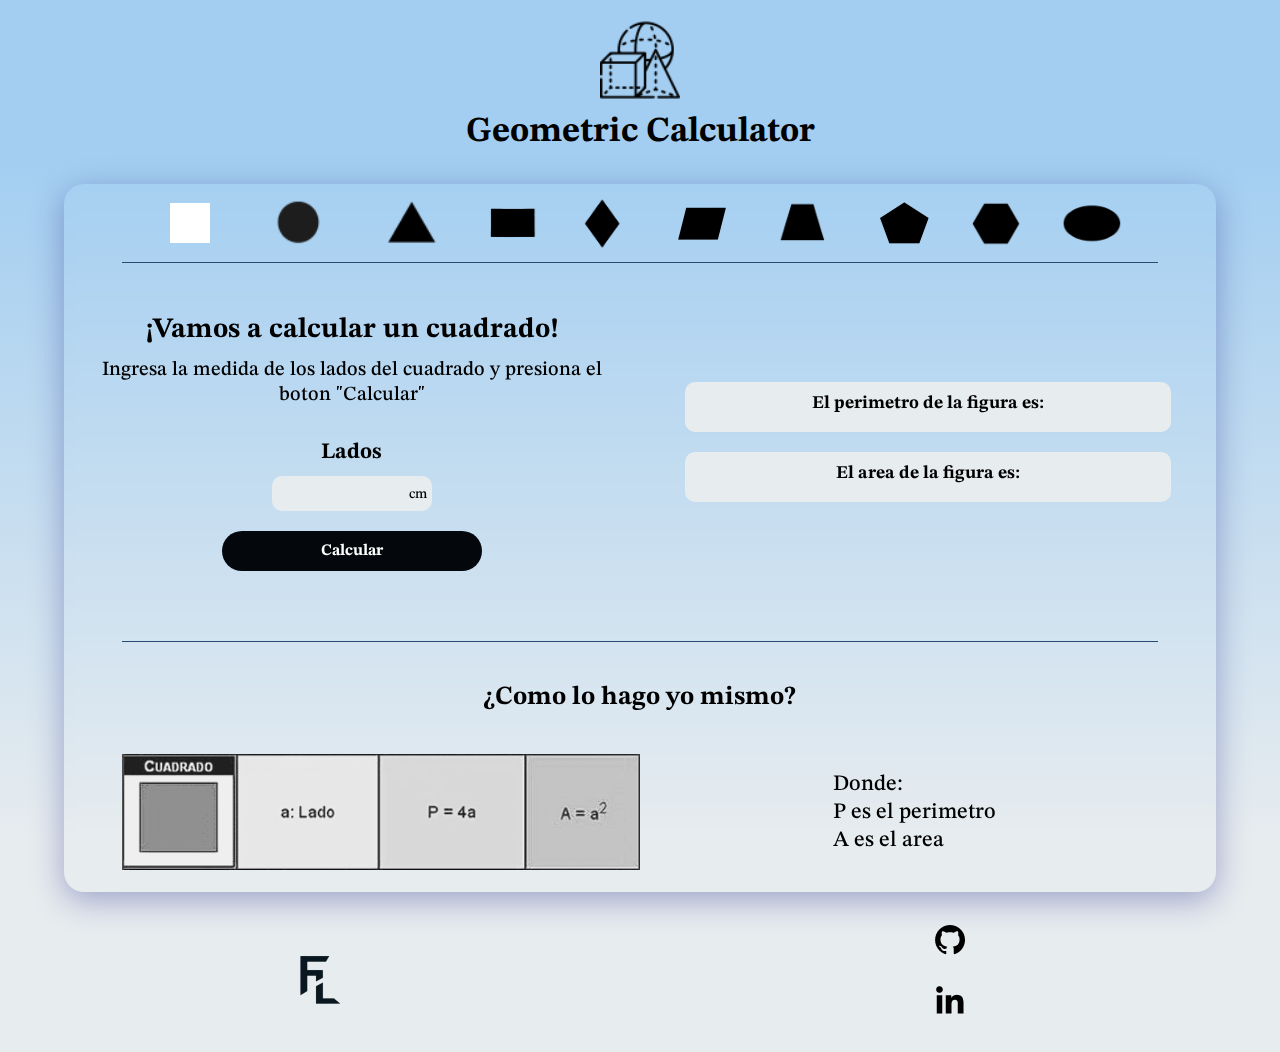
<file: index.html>
<!DOCTYPE html>
<html lang="en">

<head>
    <meta charset="UTF-8">
    <meta http-equiv="X-UA-Compatible" content="IE=edge">
    <meta name="viewport" content="width=device-width, initial-scale=1.0">
    <link rel="preload" href="css/style.css">
    <link rel="stylesheet" href="css/style.css">
    <link rel="preconnect" href="https://fonts.googleapis.com">
    <link rel="preconnect" href="https://fonts.gstatic.com" crossorigin>
    <link href="https://fonts.googleapis.com/css2?family=STIX+Two+Text:ital,wght@1,500;1,700&display=swap"
        rel="stylesheet">
    <link rel="icon" href="assets/images/geometry.png">
    <title>Geometric Calculator</title>
</head>

<body>
    <!-- HEADER -->
    <header class="header">
        <div class="calculator_logo-container">
            <img src="assets/images/geometry3.png" alt="Geometric calculator logo">
            <h1>Geometric Calculator</h1>
        </div>
    </header>

    <!-- MAIN CONTENT -->
    <main class="main_container">

        <div class="calculator_container">

            <!-- FIGURES SELECTION -->
            <section class="figures_container">
                <div class="square_figure ">
                    <a href="index.html">
                        <div class="figure_background">
                            <img src="assets/images/square_white.png" alt="square">
                        </div>
                    </a>
                </div>
                <div class="circle_figure ">
                    <a href="circle.html">
                        <div class="figure_background">
                            <img src="assets/images/circle_black.png" alt="circle">
                        </div>
                    </a>
                </div>
                <div class="triangle_figure ">
                    <a href="triangle.html">
                        <div class="figure_background">
                            <img src="assets/images/triangle_black.png" alt="triangle">
                        </div>
                    </a>
                </div>

                <div class="rectangle_figure ">
                    <a href="rectangle.html">
                        <div class="figure_background">
                            <img src="assets/images/rectangle_black.png" alt=" rectangle">
                        </div>
                    </a>
                </div>

                <div class="rhombus_figure ">
                    <a href="rhombus.html">
                        <div class="figure_background">
                            <img src="assets/images/rhombus_black.png" alt=" rhombus">
                        </div>
                    </a>
                </div>

                <div class="rhomboid_figure ">
                    <a href="rhomboid.html">
                        <div class="figure_background">
                            <img src="assets/images/rhomboid_black.png" alt=" rhomboid">
                        </div>
                    </a>
                </div>

                <div class="trapeze_figure ">
                    <a href="trapeze.html">
                        <div class="figure_background">
                            <img src="assets/images/trapeze_black.png" alt=" trapeze">
                        </div>
                    </a>
                </div>

                <div class="pentagon_figure ">
                    <a href="pentagon.html">
                        <div class="figure_background">
                            <img src="assets/images/pentagon_black.png" alt=" pentagon">
                        </div>
                    </a>
                </div>

                <div class="hexagon_figure ">
                    <a href="hexagon.html">
                        <div class="figure_background">
                            <img src="assets/images/hexagon_black.png" alt=" hexagon">
                        </div>
                    </a>
                </div>

                <div class="ellipse_figure ">
                    <a href="ellipse.html">
                        <div class="figure_background">
                            <img src="assets/images/ellipse_black.png" alt=" ellipse">
                        </div>
                    </a>
                </div>
            </section>

            <!-- USER VALUES -->
            <div class="user_values_result_grid">
                <section class="user_values_container">
                    <form class="values_form square_grid" action="">
                        <div class="values_form_info-square">
                            <h2>¡Vamos a calcular un cuadrado!</h2>
                            <p>Ingresa la medida de los lados del cuadrado y
                                presiona el boton "Calcular"</p>
                        </div>
                        <div class="figure_value">
                            <label for="">Lados</label>
                            <div class="units">
                                <input type="number" name="ladosDelCuadrado" id="inputCuadrado">
                                <span>cm</span>
                            </div>
                        </div>
                        <button type="button" class="btn-result" onclick="calcularCuadrado()">Calcular</button>
                    </form>
                </section>

                <!-- RESULTS -->
                <section class="results_container">
                    <div class="result">
                        <p>El perimetro de la figura es:</p>
                        <p id="resultadoPerimetro"></p>
                    </div>
                    <div class="result">
                        <p>El area de la figura es:</p>
                        <p id="resultadoArea"></p>
                    </div>
                </section>
            </div>

            <!-- HOW DO IT -->
            <section class="how_do_it_container">
                <div class="how_do_it_info">
                    <h2>
                        ¿Como lo hago yo mismo?
                    </h2>
                    <div class="how_do_it_img">
                        <img src="assets/images/square_equation.png" alt="square equation">
                    </div>
                    <p>Donde: <br> P es el perimetro <br> A es el area
                    </p>
                </div>
            </section>
        </div>
    </main>

    <!-- FOOTER -->
    <footer class="footer">
        <div class="fl_logo">
            <a href="https://felipel12.github.io/My_portfolio/#"><img src="assets/icons/fl_logo_black.png"
                    alt="fl Code logo"></a>
        </div>

        <div class="footer_social_media">
            <div>
                <a href="https://github.com/FelipeL12"><img src="assets/icons/github-logo-black.png" alt="Git Hub"></a>
            </div>
            <div>
                <a href="https://www.linkedin.com/in/felipe-lozada-a50969206/"><img
                        src="assets/icons/linkedin-logo-black.png" alt="Linkedin"></a>
            </div>
        </div>
    </footer>
    <script src="index.js"></script>
</body>

</html>
</file>
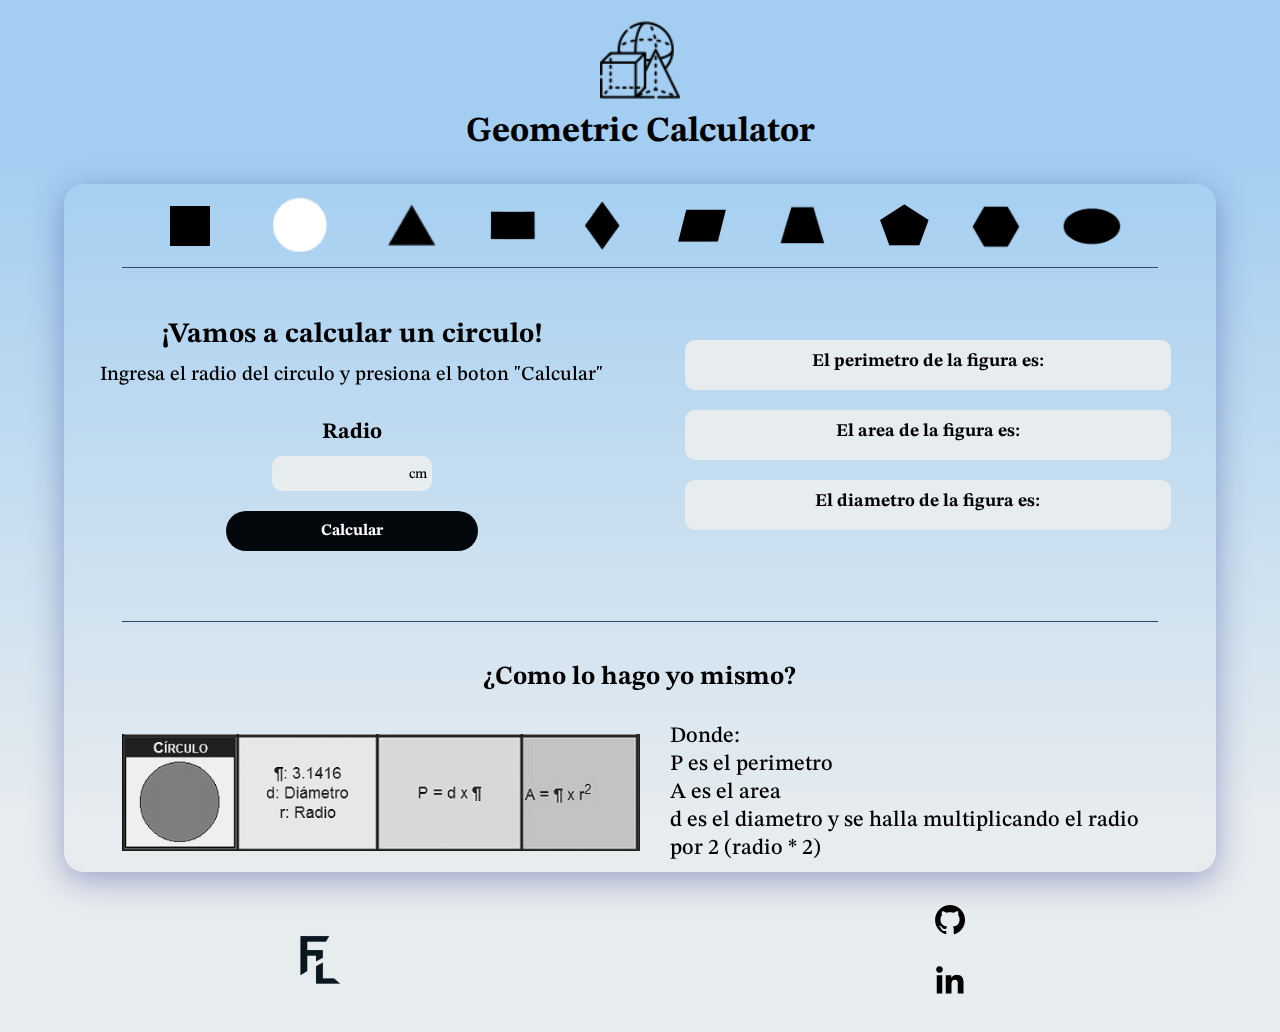
<file: circle.html>
<!DOCTYPE html>
<html lang="en">

<head>
    <meta charset="UTF-8">
    <meta http-equiv="X-UA-Compatible" content="IE=edge">
    <meta name="viewport" content="width=device-width, initial-scale=1.0">
    <link rel="preload" href="css/style.css">
    <link rel="stylesheet" href="css/style.css">
    <link rel="preconnect" href="https://fonts.googleapis.com">
    <link rel="preconnect" href="https://fonts.gstatic.com" crossorigin>
    <link href="https://fonts.googleapis.com/css2?family=STIX+Two+Text:ital,wght@1,500;1,700&display=swap"
        rel="stylesheet">
    <link rel="icon" href="assets/images/geometry.png">
    <title>Geometric Calculator</title>
</head>

<body>
    <!-- HEADER -->
    <header class="header">
        <div class="calculator_logo-container">
            <img src="assets/images/geometry3.png" alt="Geometric calculator logo">
            <h1>Geometric Calculator</h1>
        </div>
    </header>

    <!-- MAIN CONTENT -->
    <main class="main_container">

        <div class="calculator_container">

            <!-- FIGURES SELECTION -->
            <section class="figures_container">
                <div class="square_figure ">
                    <a href="index.html">
                        <div class="figure_background">
                            <img src="assets/images/square_black.png" alt="square">
                        </div>
                    </a>
                </div>
                <div class="circle_figure ">
                    <a href="circle.html">
                        <div class="figure_background">
                            <img src="assets/images/circle_white.png" alt="circle">
                        </div>
                    </a>
                </div>
                <div class="triangle_figure ">
                    <a href="triangle.html">
                        <div class="figure_background">
                            <img src="assets/images/triangle_black.png" alt="triangle">
                        </div>
                    </a>
                </div>

                <div class="rectangle_figure ">
                    <a href="rectangle.html">
                        <div class="figure_background">
                            <img src="assets/images/rectangle_black.png" alt=" rectangle">
                        </div>
                    </a>
                </div>

                <div class="rhombus_figure ">
                    <a href="rhombus.html">
                        <div class="figure_background">
                            <img src="assets/images/rhombus_black.png" alt=" rhombus">
                        </div>
                    </a>
                </div>

                <div class="rhomboid_figure ">
                    <a href="rhomboid.html">
                        <div class="figure_background">
                            <img src="assets/images/rhomboid_black.png" alt=" rhomboid">
                        </div>
                    </a>
                </div>

                <div class="trapeze_figure ">
                    <a href="trapeze.html">
                        <div class="figure_background">
                            <img src="assets/images/trapeze_black.png" alt=" trapeze">
                        </div>
                    </a>
                </div>

                <div class="pentagon_figure ">
                    <a href="pentagon.html">
                        <div class="figure_background">
                            <img src="assets/images/pentagon_black.png" alt=" pentagon">
                        </div>
                    </a>
                </div>

                <div class="hexagon_figure ">
                    <a href="hexagon.html">
                        <div class="figure_background">
                            <img src="assets/images/hexagon_black.png" alt=" hexagon">
                        </div>
                    </a>
                </div>

                <div class="ellipse_figure ">
                    <a href="ellipse.html">
                        <div class="figure_background">
                            <img src="assets/images/ellipse_black.png" alt=" ellipse">
                        </div>
                    </a>
                </div>
            </section>

            <!-- USER VALUES -->
            <div class="user_values_result_grid">
                <section class="user_values_container">
                    <form class="values_form circle_grid" action="">
                        <div class="values_form_info-cirlce">
                            <h2>¡Vamos a calcular un circulo!</h2>
                            <p>Ingresa el radio del circulo y
                                presiona el boton "Calcular"</p>
                        </div>
                        <div class="figure_value">
                            <label for="">Radio</label>
                            <div class="units">
                                <input type="number" name="radioCirculo" id="inputCirculo"> <span>cm</span>
                            </div>
                        </div>
                        <button type="button" class="btn-result" onclick="calcularCirculo()">Calcular</button>
                    </form>
                </section>

                <!-- RESULTS -->
                <section class="results_container">
                    <div class="result">
                        <p>El perimetro de la figura es:</p>
                        <p id="resultadoPerimetro"></p>
                    </div>
                    <div class="result">
                        <p>El area de la figura es:</p>
                        <p id="resultadoArea"></p>
                    </div>
                    <div class="result">
                        <p>El diametro de la figura es:</p>
                        <p id="resultadoDiametro"></p>
                    </div>
                </section>
            </div>

            <!-- HOW DO IT -->
            <section class="how_do_it_container">
                <div class="how_do_it_info">
                    <h2>
                        ¿Como lo hago yo mismo?
                    </h2>
                    <div class="how_do_it_img">
                        <img src="assets/images/circle_equation.png" alt="circle equation">
                    </div>
                    <p>Donde: <br> P es el perimetro <br> A es el area <br>d es el diametro y se halla multiplicando el
                        radio por 2 (radio * 2)
                    </p>
                </div>
            </section>
        </div>
    </main>

    <!-- FOOTER -->
    <footer class="footer">
        <div class="fl_logo">
            <a href="https://felipel12.github.io/My_portfolio/#"><img src="assets/icons/fl_logo_black.png"
                    alt="fl Code Logo"></a>
        </div>

        <div class="footer_social_media">
            <div>
                <a href="https://github.com/FelipeL12"><img src="assets/icons/github-logo-black.png" alt="Git Hub"></a>
            </div>
            <div>
                <a href="https://www.linkedin.com/in/felipe-lozada-a50969206/"><img
                        src="assets/icons/linkedin-logo-black.png" alt="Linkedin"></a>
            </div>
        </div>
    </footer>
    <script src="index.js"></script>
</body>

</html>
</file>
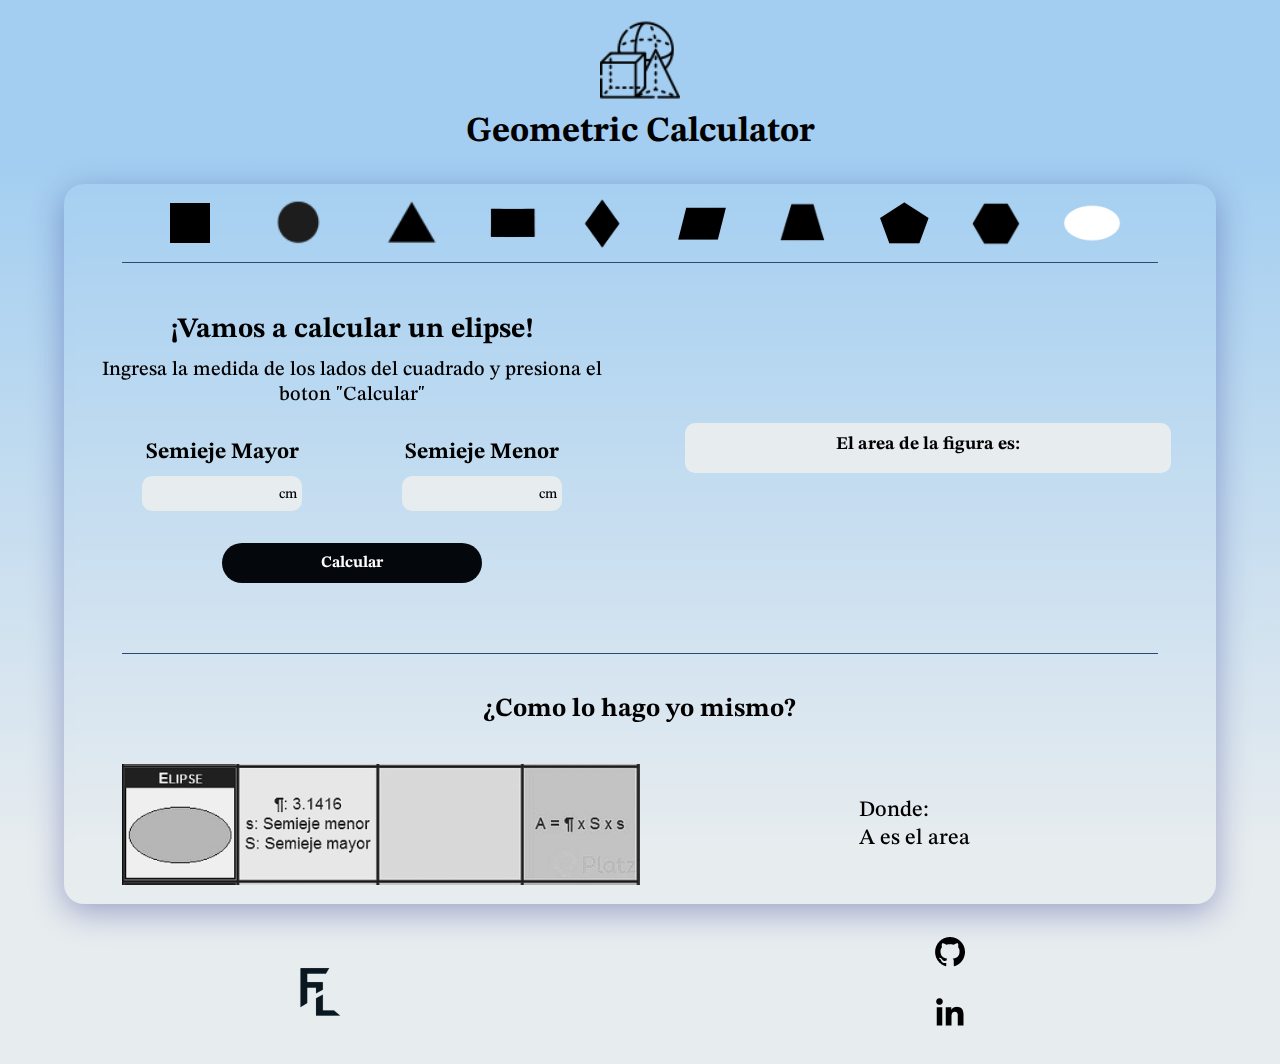
<file: ellipse.html>
<!DOCTYPE html>
<html lang="en">

<head>
    <meta charset="UTF-8">
    <meta http-equiv="X-UA-Compatible" content="IE=edge">
    <meta name="viewport" content="width=device-width, initial-scale=1.0">
    <link rel="preload" href="css/style.css">
    <link rel="stylesheet" href="css/style.css">
    <link rel="preconnect" href="https://fonts.googleapis.com">
    <link rel="preconnect" href="https://fonts.gstatic.com" crossorigin>
    <link href="https://fonts.googleapis.com/css2?family=STIX+Two+Text:ital,wght@1,500;1,700&display=swap"
        rel="stylesheet">
    <link rel="icon" href="assets/images/geometry.png">
    <title>Geometric Calculator</title>
</head>

<body>
    <!-- HEADER -->
    <header class="header">
        <div class="calculator_logo-container">
            <img src="assets/images/geometry3.png" alt="Geometric calculator logo">
            <h1>Geometric Calculator</h1>
        </div>
    </header>

    <!-- MAIN CONTENT -->
    <main class="main_container">

        <div class="calculator_container">

            <!-- FIGURES SELECTION -->
            <section class="figures_container">
                <div class="square_figure ">
                    <a href="index.html">
                        <div class="figure_background">
                            <img src="assets/images/square_black.png" alt="square">
                        </div>
                    </a>
                </div>
                <div class="circle_figure ">
                    <a href="circle.html">
                        <div class="figure_background">
                            <img src="assets/images/circle_black.png" alt="circle">
                        </div>
                    </a>
                </div>
                <div class="triangle_figure ">
                    <a href="triangle.html">
                        <div class="figure_background">
                            <img src="assets/images/triangle_black.png" alt="triangle">
                        </div>
                    </a>
                </div>

                <div class="rectangle_figure ">
                    <a href="rectangle.html">
                        <div class="figure_background">
                            <img src="assets/images/rectangle_black.png" alt=" rectangle">
                        </div>
                    </a>
                </div>

                <div class="rhombus_figure ">
                    <a href="rhombus.html">
                        <div class="figure_background">
                            <img src="assets/images/rhombus_black.png" alt=" rhombus">
                        </div>
                    </a>
                </div>

                <div class="rhomboid_figure ">
                    <a href="rhomboid.html">
                        <div class="figure_background">
                            <img src="assets/images/rhomboid_black.png" alt=" rhomboid">
                        </div>
                    </a>
                </div>

                <div class="trapeze_figure ">
                    <a href="trapeze.html">
                        <div class="figure_background">
                            <img src="assets/images/trapeze_black.png" alt=" trapeze">
                        </div>
                    </a>
                </div>

                <div class="pentagon_figure ">
                    <a href="pentagon.html">
                        <div class="figure_background">
                            <img src="assets/images/pentagon_black.png" alt=" pentagon">
                        </div>
                    </a>
                </div>

                <div class="hexagon_figure ">
                    <a href="hexagon.html">
                        <div class="figure_background">
                            <img src="assets/images/hexagon_black.png" alt=" hexagon">
                        </div>
                    </a>
                </div>

                <div class="ellipse_figure ">
                    <a href="ellipse.html">
                        <div class="figure_background">
                            <img src="assets/images/ellipse_white.png" alt=" ellipse">
                        </div>
                    </a>
                </div>
            </section>

            <!-- USER VALUES -->
            <div class=" user_values_result_grid">
                <section class="user_values_container">
                    <form class="values_form rectangle_grid" action="">
                        <div class="values_form_info-rectangle">
                            <h2>¡Vamos a calcular un elipse!</h2>
                            <p>Ingresa la medida de los lados del cuadrado y
                                presiona el boton "Calcular"</p>
                        </div>
                        <div class="figure_value">
                            <label for="">Semieje Mayor</label>
                            <div class="units">
                                <input type="number" name="semiejeMayorElipse" id="inputSemiejeMayorElipse">
                                <span>cm</span>
                            </div>
                        </div>

                        <div class="figure_value">
                            <label for="">Semieje Menor</label>
                            <div class="units">
                                <input type="number" name="semiejeMenorElipse" id="inputSemiejeMenorElipse">
                                <span>cm</span>
                            </div>
                        </div>
                        <button type="button" class="btn-result" onclick="calcularElipse()">Calcular</button>
                    </form>
                </section>

                <!-- RESULTS -->
                <section class="results_container">
                    <!-- <div class="result">
                        <p>El perimetro de la figura es:</p>
                        <p id="resultadoPerimetro"></p>
                    </div> -->
                    <div class="result">
                        <p>El area de la figura es:</p>
                        <p id="resultadoArea"></p>
                    </div>
                </section>
            </div>

            <!-- HOW DO IT -->
            <section class="how_do_it_container">
                <div class="how_do_it_info">
                    <h2>
                        ¿Como lo hago yo mismo?
                    </h2>
                    <div class="how_do_it_img">
                        <img src="assets/images/ellipse_equation.png" alt="ellipse equation">
                    </div>
                    <p>Donde: <br> A es el area
                    </p>
                </div>
            </section>
        </div>
    </main>

    <!-- FOOTER -->
    <footer class="footer">
        <div class="fl_logo">
            <a href="https://felipel12.github.io/My_portfolio/#"><img src="assets/icons/fl_logo_black.png"
                    alt="fl Code logo"></a>
        </div>

        <div class="footer_social_media">
            <div>
                <a href="https://github.com/FelipeL12"><img src="assets/icons/github-logo-black.png" alt="Git Hub"></a>
            </div>
            <div>
                <a href="https://www.linkedin.com/in/felipe-lozada-a50969206/"><img
                        src="assets/icons/linkedin-logo-black.png" alt="Linkedin"></a>
            </div>
        </div>
    </footer>
    <script src="index.js"></script>
</body>

</html>
</file>
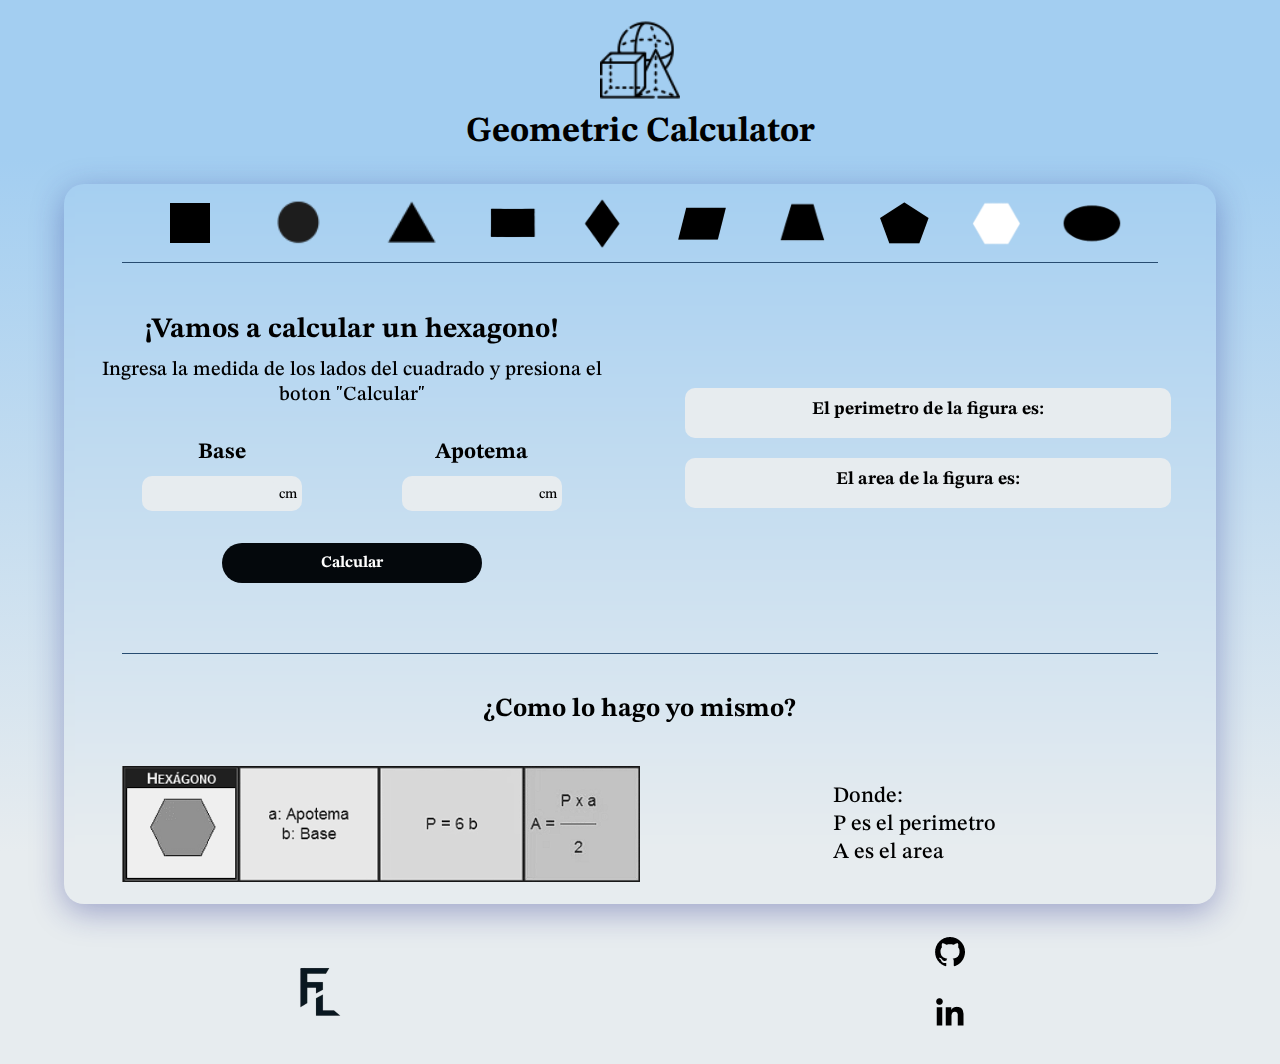
<file: hexagon.html>
<!DOCTYPE html>
<html lang="en">

<head>
    <meta charset="UTF-8">
    <meta http-equiv="X-UA-Compatible" content="IE=edge">
    <meta name="viewport" content="width=device-width, initial-scale=1.0">
    <link rel="preload" href="css/style.css">
    <link rel="stylesheet" href="css/style.css">
    <link rel="preconnect" href="https://fonts.googleapis.com">
    <link rel="preconnect" href="https://fonts.gstatic.com" crossorigin>
    <link href="https://fonts.googleapis.com/css2?family=STIX+Two+Text:ital,wght@1,500;1,700&display=swap"
        rel="stylesheet">
    <link rel="icon" href="assets/images/geometry.png">
    <title>Geometric Calculator</title>
</head>

<body>
    <!-- HEADER -->
    <header class="header">
        <div class="calculator_logo-container">
            <img src="assets/images/geometry3.png" alt="Geometric calculator logo">
            <h1>Geometric Calculator</h1>
        </div>
    </header>

    <!-- MAIN CONTENT -->
    <main class="main_container">

        <div class="calculator_container">

            <!-- FIGURES SELECTION -->
            <section class="figures_container">
                <div class="square_figure ">
                    <a href="index.html">
                        <div class="figure_background">
                            <img src="assets/images/square_black.png" alt="square">
                        </div>
                    </a>
                </div>
                <div class="circle_figure ">
                    <a href="circle.html">
                        <div class="figure_background">
                            <img src="assets/images/circle_black.png" alt="circle">
                        </div>
                    </a>
                </div>
                <div class="triangle_figure ">
                    <a href="triangle.html">
                        <div class="figure_background">
                            <img src="assets/images/triangle_black.png" alt="triangle">
                        </div>
                    </a>
                </div>

                <div class="rectangle_figure ">
                    <a href="rectangle.html">
                        <div class="figure_background">
                            <img src="assets/images/rectangle_black.png" alt=" rectangle">
                        </div>
                    </a>
                </div>

                <div class="rhombus_figure ">
                    <a href="rhombus.html">
                        <div class="figure_background">
                            <img src="assets/images/rhombus_black.png" alt=" rhombus">
                        </div>
                    </a>
                </div>

                <div class="rhomboid_figure ">
                    <a href="rhomboid.html">
                        <div class="figure_background">
                            <img src="assets/images/rhomboid_black.png" alt=" rhomboid">
                        </div>
                    </a>
                </div>

                <div class="trapeze_figure ">
                    <a href="trapeze.html">
                        <div class="figure_background">
                            <img src="assets/images/trapeze_black.png" alt=" trapeze">
                        </div>
                    </a>
                </div>

                <div class="pentagon_figure ">
                    <a href="pentagon.html">
                        <div class="figure_background">
                            <img src="assets/images/pentagon_black.png" alt=" pentagon">
                        </div>
                    </a>
                </div>

                <div class="hexagon_figure ">
                    <a href="hexagon.html">
                        <div class="figure_background">
                            <img src="assets/images/hexagon_white.png" alt=" hexagon">
                        </div>
                    </a>
                </div>

                <div class="ellipse_figure ">
                    <a href="ellipse.html">
                        <div class="figure_background">
                            <img src="assets/images/ellipse_black.png" alt=" ellipse">
                        </div>
                    </a>
                </div>
            </section>

            <!-- USER VALUES -->
            <div class="user_values_result_grid">
                <section class="user_values_container">
                    <form class="values_form rectangle_grid" action="">
                        <div class="values_form_info-rectangle">
                            <h2>¡Vamos a calcular un hexagono!</h2>
                            <p>Ingresa la medida de los lados del cuadrado y
                                presiona el boton "Calcular"</p>
                        </div>
                        <div class="figure_value">
                            <label for="">Base</label>
                            <div class="units">
                                <input type="number" name="baseHexagono" id="inputBaseHexagono">
                                <span>cm</span>
                            </div>
                        </div>

                        <div class="figure_value">
                            <label for="">Apotema</label>
                            <div class="units">
                                <input type="number" name="ApotemaHexagono" id="inputApotemaHexagono">
                                <span>cm</span>
                            </div>
                        </div>
                        <button type="button" class="btn-result" onclick="calcularHexagono()">Calcular</button>
                    </form>
                </section>

                <!-- RESULTS -->
                <section class="results_container">
                    <div class="result">
                        <p>El perimetro de la figura es:</p>
                        <p id="resultadoPerimetro"></p>
                    </div>
                    <div class="result">
                        <p>El area de la figura es:</p>
                        <p id="resultadoArea"></p>
                    </div>
                </section>
            </div>

            <!-- HOW DO IT -->
            <section class="how_do_it_container">
                <div class="how_do_it_info">
                    <h2>
                        ¿Como lo hago yo mismo?
                    </h2>
                    <div class="how_do_it_img">
                        <img src="assets/images/hexagon_equation.png" alt="hexagon equation">
                    </div>
                    <p>Donde: <br> P es el perimetro <br> A es el area
                    </p>
                </div>
            </section>
        </div>
    </main>

    <!-- FOOTER -->
    <footer class="footer">
        <div class="fl_logo">
            <a href="https://felipel12.github.io/My_portfolio/#"><img src="assets/icons/fl_logo_black.png"
                    alt="fl Code logo"></a>
        </div>

        <div class="footer_social_media">
            <div>
                <a href="https://github.com/FelipeL12"><img src="assets/icons/github-logo-black.png" alt="Git Hub"></a>
            </div>
            <div>
                <a href="https://www.linkedin.com/in/felipe-lozada-a50969206/"><img
                        src="assets/icons/linkedin-logo-black.png" alt="Linkedin"></a>
            </div>
        </div>
    </footer>
    <script src="index.js"></script>
</body>

</html>
</file>
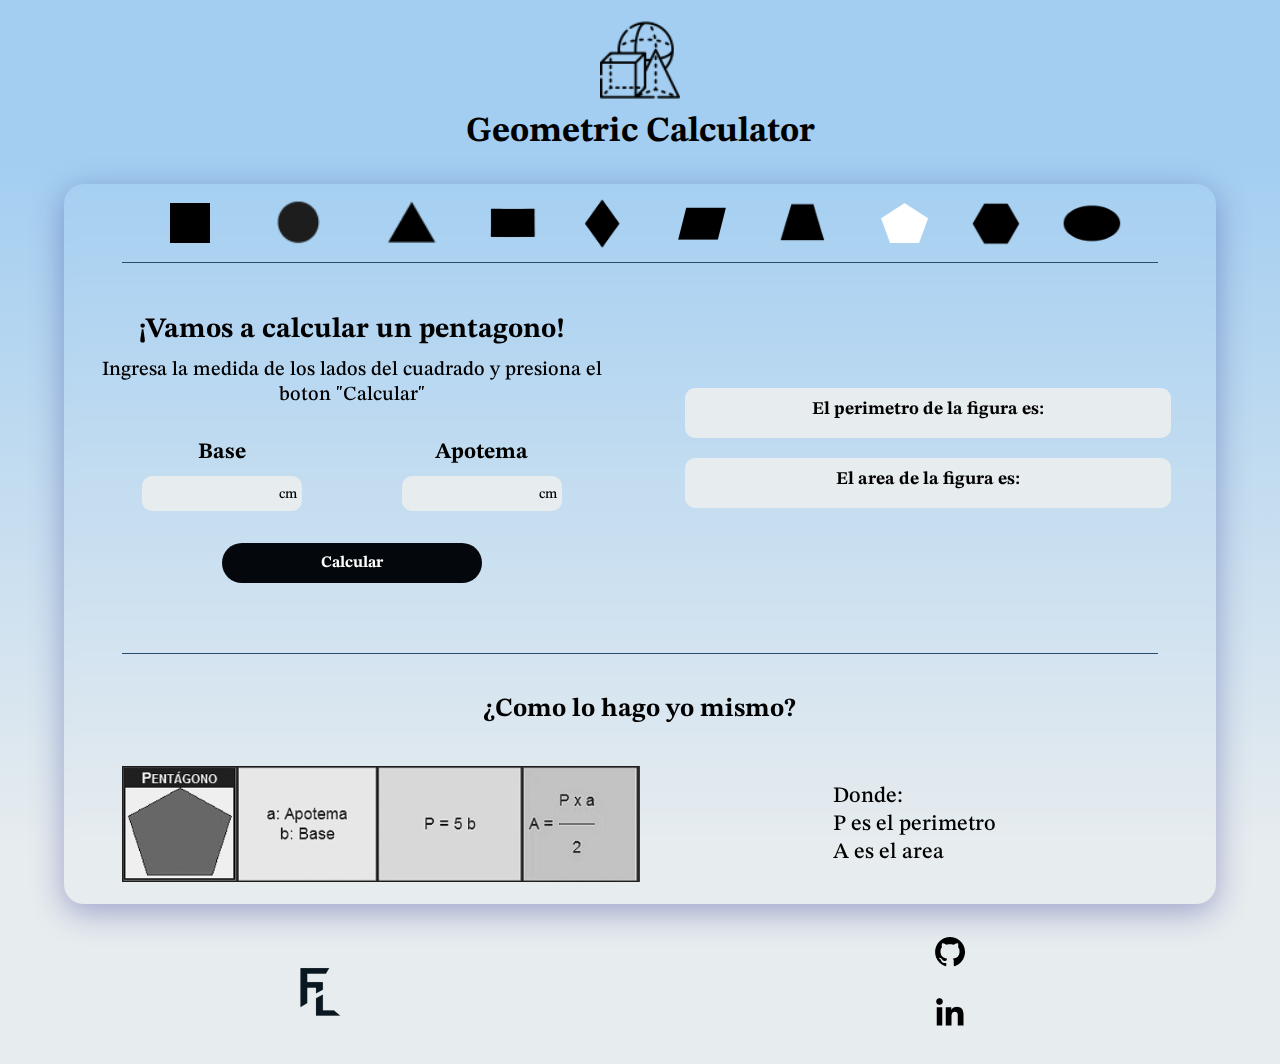
<file: pentagon.html>
<!DOCTYPE html>
<html lang="en">

<head>
    <meta charset="UTF-8">
    <meta http-equiv="X-UA-Compatible" content="IE=edge">
    <meta name="viewport" content="width=device-width, initial-scale=1.0">
    <link rel="preload" href="css/style.css">
    <link rel="stylesheet" href="css/style.css">
    <link rel="preconnect" href="https://fonts.googleapis.com">
    <link rel="preconnect" href="https://fonts.gstatic.com" crossorigin>
    <link href="https://fonts.googleapis.com/css2?family=STIX+Two+Text:ital,wght@1,500;1,700&display=swap"
        rel="stylesheet">
    <link rel="icon" href="assets/images/geometry.png">
    <title>Geometric Calculator</title>
</head>

<body>
    <!-- HEADER -->
    <header class="header">
        <div class="calculator_logo-container">
            <img src="assets/images/geometry3.png" alt="Geometric calculator logo">
            <h1>Geometric Calculator</h1>
        </div>
    </header>

    <!-- MAIN CONTENT -->
    <main class="main_container">

        <div class="calculator_container">

            <!-- FIGURES SELECTION -->
            <section class="figures_container">
                <div class="square_figure ">
                    <a href="index.html">
                        <div class="figure_background">
                            <img src="assets/images/square_black.png" alt="square">
                        </div>
                    </a>
                </div>
                <div class="circle_figure ">
                    <a href="circle.html">
                        <div class="figure_background">
                            <img src="assets/images/circle_black.png" alt="circle">
                        </div>
                    </a>
                </div>
                <div class="triangle_figure ">
                    <a href="triangle.html">
                        <div class="figure_background">
                            <img src="assets/images/triangle_black.png" alt="triangle">
                        </div>
                    </a>
                </div>

                <div class="rectangle_figure ">
                    <a href="rectangle.html">
                        <div class="figure_background">
                            <img src="assets/images/rectangle_black.png" alt=" rectangle">
                        </div>
                    </a>
                </div>

                <div class="rhombus_figure ">
                    <a href="rhombus.html">
                        <div class="figure_background">
                            <img src="assets/images/rhombus_black.png" alt=" rhombus">
                        </div>
                    </a>
                </div>

                <div class="rhomboid_figure ">
                    <a href="rhomboid.html">
                        <div class="figure_background">
                            <img src="assets/images/rhomboid_black.png" alt=" rhomboid">
                        </div>
                    </a>
                </div>

                <div class="trapeze_figure ">
                    <a href="trapeze.html">
                        <div class="figure_background">
                            <img src="assets/images/trapeze_black.png" alt=" trapeze">
                        </div>
                    </a>
                </div>

                <div class="pentagon_figure ">
                    <a href="pentagon.html">
                        <div class="figure_background">
                            <img src="assets/images/pentagon_white.png" alt=" pentagon">
                        </div>
                    </a>
                </div>

                <div class="hexagon_figure ">
                    <a href="hexagon.html">
                        <div class="figure_background">
                            <img src="assets/images/hexagon_black.png" alt=" hexagon">
                        </div>
                    </a>
                </div>

                <div class="ellipse_figure ">
                    <a href="ellipse.html">
                        <div class="figure_background">
                            <img src="assets/images/ellipse_black.png" alt=" ellipse">
                        </div>
                    </a>
                </div>
            </section>

            <!-- USER VALUES -->
            <div class="user_values_result_grid">
                <section class="user_values_container">
                    <form class="values_form rectangle_grid" action="">
                        <div class="values_form_info-rectangle">
                            <h2>¡Vamos a calcular un pentagono!</h2>
                            <p>Ingresa la medida de los lados del cuadrado y
                                presiona el boton "Calcular"</p>
                        </div>
                        <div class="figure_value">
                            <label for="">Base</label>
                            <div class="units">
                                <input type="number" name="basePentagono" id="inputBasePentagono">
                                <span>cm</span>
                            </div>
                        </div>

                        <div class="figure_value">
                            <label for="">Apotema</label>
                            <div class="units">
                                <input type="number" name="apotemaPentagono" id="inputApotemaPentagono">
                                <span>cm</span>
                            </div>
                        </div>
                        <button type="button" class="btn-result" onclick="calcularPentagono()">Calcular</button>
                    </form>
                </section>

                <!-- RESULTS -->
                <section class="results_container">
                    <div class="result">
                        <p>El perimetro de la figura es:</p>
                        <p id="resultadoPerimetro"></p>
                    </div>
                    <div class="result">
                        <p>El area de la figura es:</p>
                        <p id="resultadoArea"></p>
                    </div>
                </section>
            </div>

            <!-- HOW DO IT -->
            <section class="how_do_it_container">
                <div class="how_do_it_info">
                    <h2>
                        ¿Como lo hago yo mismo?
                    </h2>
                    <div class="how_do_it_img">
                        <img src="assets/images/pentagon_equation.png" alt="pentagon equation">
                    </div>
                    <p>Donde: <br> P es el perimetro <br> A es el area
                    </p>
                </div>
            </section>
        </div>
    </main>

    <!-- FOOTER -->
    <footer class="footer">
        <div class="fl_logo">
            <a href="https://felipel12.github.io/My_portfolio/#"><img src="assets/icons/fl_logo_black.png"
                    alt="fl Code logo"></a>
        </div>

        <div class="footer_social_media">
            <div>
                <a href="https://github.com/FelipeL12"><img src="assets/icons/github-logo-black.png" alt="Git Hub"></a>
            </div>
            <div>
                <a href="https://www.linkedin.com/in/felipe-lozada-a50969206/"><img
                        src="assets/icons/linkedin-logo-black.png" alt="Linkedin"></a>
            </div>
        </div>
    </footer>
    <script src="index.js"></script>
</body>

</html>
</file>
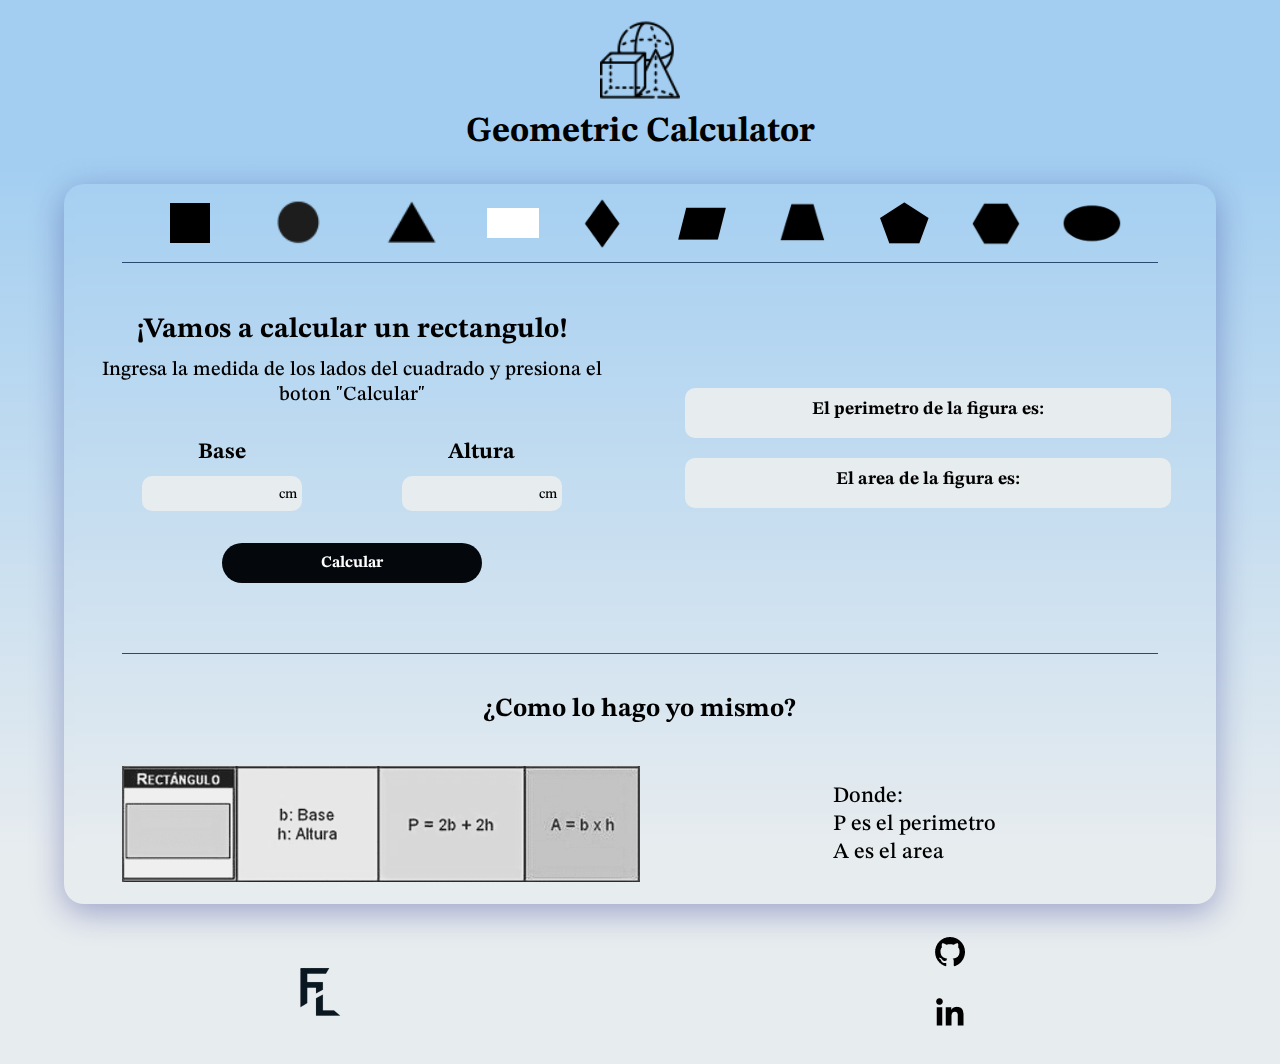
<file: rectangle.html>
<!DOCTYPE html>
<html lang="en">

<head>
    <meta charset="UTF-8">
    <meta http-equiv="X-UA-Compatible" content="IE=edge">
    <meta name="viewport" content="width=device-width, initial-scale=1.0">
    <link rel="preload" href="css/style.css">
    <link rel="stylesheet" href="css/style.css">
    <link rel="preconnect" href="https://fonts.googleapis.com">
    <link rel="preconnect" href="https://fonts.gstatic.com" crossorigin>
    <link href="https://fonts.googleapis.com/css2?family=STIX+Two+Text:ital,wght@1,500;1,700&display=swap"
        rel="stylesheet">
    <link rel="icon" href="assets/images/geometry.png">
    <title>Geometric Calculator</title>
</head>

<body>
    <!-- HEADER -->
    <header class="header">
        <div class="calculator_logo-container">
            <img src="assets/images/geometry3.png" alt="Geometric calculator logo">
            <h1>Geometric Calculator</h1>
        </div>
    </header>

    <!-- MAIN CONTENT -->
    <main class="main_container">

        <div class="calculator_container">

            <!-- FIGURES SELECTION -->
            <section class="figures_container">
                <div class="square_figure ">
                    <a href="index.html">
                        <div class="figure_background">
                            <img src="assets/images/square_black.png" alt="square">
                        </div>
                    </a>
                </div>
                <div class="circle_figure ">
                    <a href="circle.html">
                        <div class="figure_background">
                            <img src="assets/images/circle_black.png" alt="circle">
                        </div>
                    </a>
                </div>
                <div class="triangle_figure ">
                    <a href="triangle.html">
                        <div class="figure_background">
                            <img src="assets/images/triangle_black.png" alt="triangle">
                        </div>
                    </a>
                </div>

                <div class="rectangle_figure ">
                    <a href="rectangle.html">
                        <div class="figure_background">
                            <img src="assets/images/rectanlge_white.png" alt=" rectangle">
                        </div>
                    </a>
                </div>

                <div class="rhombus_figure ">
                    <a href="rhombus.html">
                        <div class="figure_background">
                            <img src="assets/images/rhombus_black.png" alt=" rhombus">
                        </div>
                    </a>
                </div>

                <div class="rhomboid_figure ">
                    <a href="rhomboid.html">
                        <div class="figure_background">
                            <img src="assets/images/rhomboid_black.png" alt=" rhomboid">
                        </div>
                    </a>
                </div>

                <div class="trapeze_figure ">
                    <a href="trapeze.html">
                        <div class="figure_background">
                            <img src="assets/images/trapeze_black.png" alt=" trapeze">
                        </div>
                    </a>
                </div>

                <div class="pentagon_figure ">
                    <a href="pentagon.html">
                        <div class="figure_background">
                            <img src="assets/images/pentagon_black.png" alt=" pentagon">
                        </div>
                    </a>
                </div>

                <div class="hexagon_figure ">
                    <a href="hexagon.html">
                        <div class="figure_background">
                            <img src="assets/images/hexagon_black.png" alt=" hexagon">
                        </div>
                    </a>
                </div>

                <div class="ellipse_figure ">
                    <a href="ellipse.html">
                        <div class="figure_background">
                            <img src="assets/images/ellipse_black.png" alt=" ellipse">
                        </div>
                    </a>
                </div>
            </section>

            <!-- USER VALUES -->
            <div class="user_values_result_grid">
                <section class="user_values_container">
                    <form class="values_form rectangle_grid" action="">
                        <div class="values_form_info-rectangle">
                            <h2>¡Vamos a calcular un rectangulo!</h2>
                            <p>Ingresa la medida de los lados del cuadrado y
                                presiona el boton "Calcular"</p>
                        </div>
                        <div class="figure_value">
                            <label for="">Base</label>
                            <div class="units">
                                <input type="number" name="baseRectangulo" id="inputBaseRectangulo">
                                <span>cm</span>
                            </div>
                        </div>

                        <div class="figure_value">
                            <label for="">Altura</label>
                            <div class="units">
                                <input type="number" name="alturaRectangulo" id="inputAlturaRectangulo">
                                <span>cm</span>
                            </div>
                        </div>
                        <button type="button" class="btn-result" onclick="calcularRectangulo()">Calcular</button>
                    </form>
                </section>

                <!-- RESULTS -->
                <section class="results_container">
                    <div class="result">
                        <p>El perimetro de la figura es:</p>
                        <p id="resultadoPerimetro"></p>
                    </div>
                    <div class="result">
                        <p>El area de la figura es:</p>
                        <p id="resultadoArea"></p>
                    </div>
                </section>
            </div>

            <!-- HOW DO IT -->
            <section class="how_do_it_container">
                <div class="how_do_it_info">
                    <h2>
                        ¿Como lo hago yo mismo?
                    </h2>
                    <div class="how_do_it_img">
                        <img src="assets/images/rectangle_equation.png" alt="reactangle equation">
                    </div>
                    <p>Donde: <br> P es el perimetro <br> A es el area
                    </p>
                </div>
            </section>
        </div>
    </main>

    <!-- FOOTER -->
    <footer class="footer">
        <div class="fl_logo">
            <a href="https://felipel12.github.io/My_portfolio/#"><img src="assets/icons/fl_logo_black.png"
                    alt="fl Code logo"></a>
        </div>

        <div class="footer_social_media">
            <div>
                <a href="https://github.com/FelipeL12"><img src="assets/icons/github-logo-black.png" alt="Git Hub"></a>
            </div>
            <div>
                <a href="https://www.linkedin.com/in/felipe-lozada-a50969206/"><img
                        src="assets/icons/linkedin-logo-black.png" alt="Linkedin"></a>
            </div>
        </div>
    </footer>
    <script src="index.js"></script>
</body>

</html>
</file>
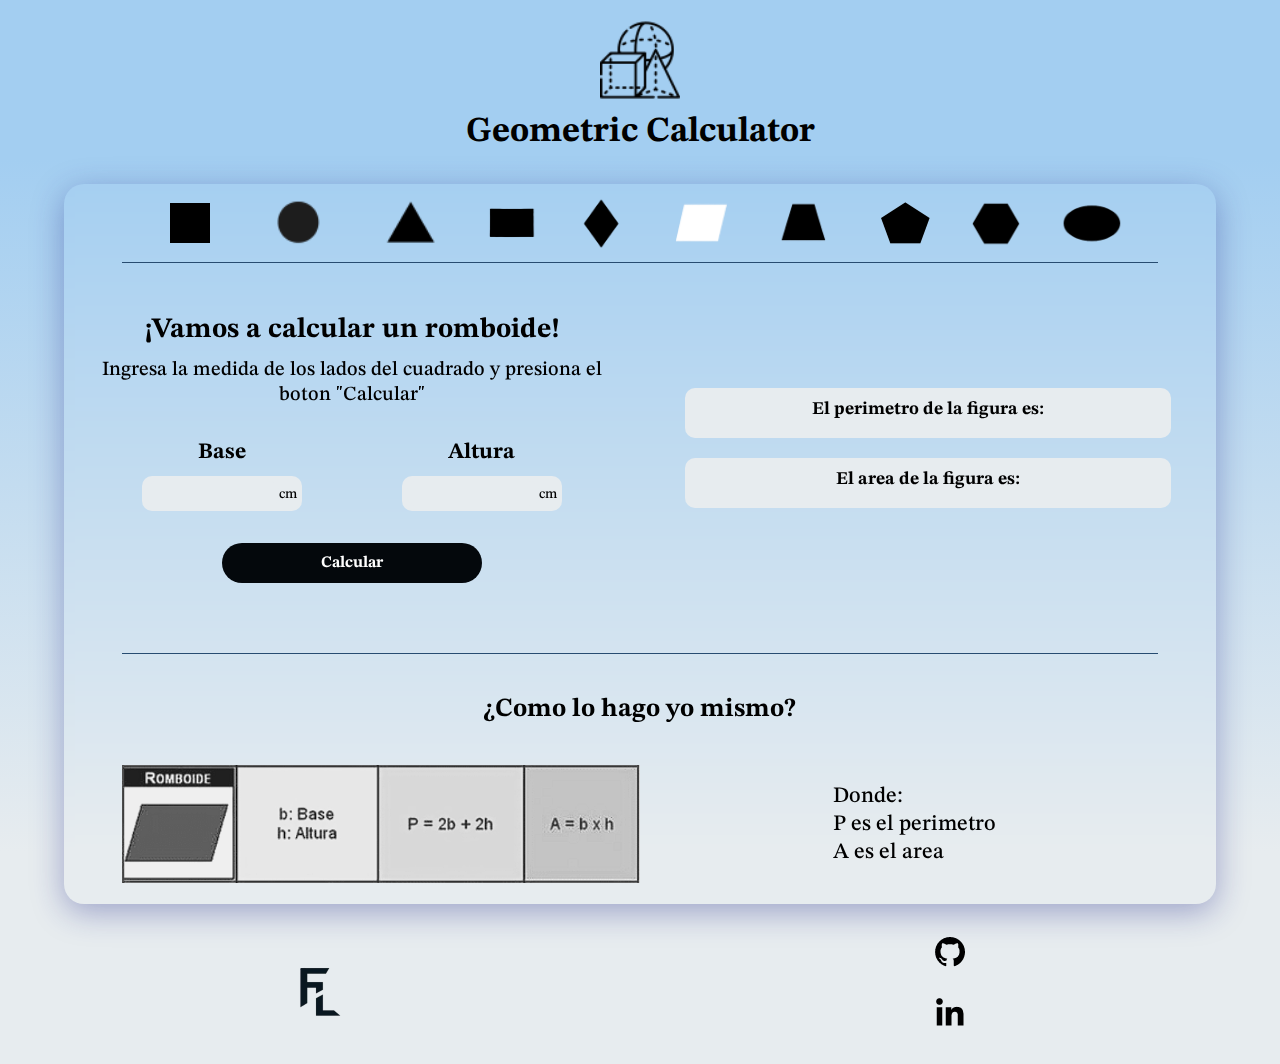
<file: rhomboid.html>
<!DOCTYPE html>
<html lang="en">

<head>
    <meta charset="UTF-8">
    <meta http-equiv="X-UA-Compatible" content="IE=edge">
    <meta name="viewport" content="width=device-width, initial-scale=1.0">
    <link rel="preload" href="css/style.css">
    <link rel="stylesheet" href="css/style.css">
    <link rel="preconnect" href="https://fonts.googleapis.com">
    <link rel="preconnect" href="https://fonts.gstatic.com" crossorigin>
    <link href="https://fonts.googleapis.com/css2?family=STIX+Two+Text:ital,wght@1,500;1,700&display=swap"
        rel="stylesheet">
    <link rel="icon" href="assets/images/geometry.png">
    <title>Geometric Calculator</title>
</head>

<body>
    <!-- HEADER -->
    <header class="header">
        <div class="calculator_logo-container">
            <img src="assets/images/geometry3.png" alt="Geometric calculator logo">
            <h1>Geometric Calculator</h1>
        </div>
    </header>

    <!-- MAIN CONTENT -->
    <main class="main_container">

        <div class="calculator_container">

            <!-- FIGURES SELECTION -->
            <section class="figures_container">
                <div class="square_figure ">
                    <a href="index.html">
                        <div class="figure_background">
                            <img src="assets/images/square_black.png" alt="square">
                        </div>
                    </a>
                </div>
                <div class="circle_figure ">
                    <a href="circle.html">
                        <div class="figure_background">
                            <img src="assets/images/circle_black.png" alt="circle">
                        </div>
                    </a>
                </div>
                <div class="triangle_figure ">
                    <a href="triangle.html">
                        <div class="figure_background">
                            <img src="assets/images/triangle_black.png" alt="triangle">
                        </div>
                    </a>
                </div>

                <div class="rectangle_figure ">
                    <a href="rectangle.html">
                        <div class="figure_background">
                            <img src="assets/images/rectangle_black.png" alt=" rectangle">
                        </div>
                    </a>
                </div>

                <div class="rhombus_figure ">
                    <a href="rhombus.html">
                        <div class="figure_background">
                            <img src="assets/images/rhombus_black.png" alt=" rhombus">
                        </div>
                    </a>
                </div>

                <div class="rhomboid_figure ">
                    <a href="rhomboid.html">
                        <div class="figure_background">
                            <img src="assets/images/rhomboid_white.png" alt=" rhomboid">
                        </div>
                    </a>
                </div>

                <div class="trapeze_figure ">
                    <a href="trapeze.html">
                        <div class="figure_background">
                            <img src="assets/images/trapeze_black.png" alt=" trapeze">
                        </div>
                    </a>
                </div>

                <div class="pentagon_figure ">
                    <a href="pentagon.html">
                        <div class="figure_background">
                            <img src="assets/images/pentagon_black.png" alt=" pentagon">
                        </div>
                    </a>
                </div>

                <div class="hexagon_figure ">
                    <a href="hexagon.html">
                        <div class="figure_background">
                            <img src="assets/images/hexagon_black.png" alt=" hexagon">
                        </div>
                    </a>
                </div>

                <div class="ellipse_figure ">
                    <a href="ellipse.html">
                        <div class="figure_background">
                            <img src="assets/images/ellipse_black.png" alt=" ellipse">
                        </div>
                    </a>
                </div>
            </section>

            <!-- USER VALUES -->
            <div class="user_values_result_grid">
                <section class="user_values_container">
                    <form class="values_form rectangle_grid" action="">
                        <div class="values_form_info-rectangle">
                            <h2>¡Vamos a calcular un romboide!</h2>
                            <p>Ingresa la medida de los lados del cuadrado y
                                presiona el boton "Calcular"</p>
                        </div>
                        <div class="figure_value">
                            <label for="">Base</label>
                            <div class="units">
                                <input type="number" name="baseRomboide" id="inputBaseRomboide">
                                <span>cm</span>
                            </div>
                        </div>

                        <div class="figure_value">
                            <label for="">Altura</label>
                            <div class="units">
                                <input type="number" name="alturaRomboide" id="inputAlturaRomboide">
                                <span>cm</span>
                            </div>
                        </div>
                        <button type="button" class="btn-result" onclick="calcularRomboide()">Calcular</button>
                    </form>
                </section>

                <!-- RESULTS -->
                <section class="results_container">
                    <div class="result">
                        <p>El perimetro de la figura es:</p>
                        <p id="resultadoPerimetro"></p>
                    </div>
                    <div class="result">
                        <p>El area de la figura es:</p>
                        <p id="resultadoArea"></p>
                    </div>
                </section>
            </div>

            <!-- HOW DO IT -->
            <section class="how_do_it_container">
                <div class="how_do_it_info">
                    <h2>
                        ¿Como lo hago yo mismo?
                    </h2>
                    <div class="how_do_it_img">
                        <img src="assets/images/rhomboid_equation.png" alt="rhomboid equation">
                    </div>
                    <p>Donde: <br> P es el perimetro <br> A es el area
                    </p>
                </div>
            </section>
        </div>
    </main>

    <!-- FOOTER -->
    <footer class="footer">
        <div class="fl_logo">
            <a href="https://felipel12.github.io/My_portfolio/#"><img src="assets/icons/fl_logo_black.png"
                    alt="fl Code logo"></a>
        </div>

        <div class="footer_social_media">
            <div>
                <a href="https://github.com/FelipeL12"><img src="assets/icons/github-logo-black.png" alt="Git Hub"></a>
            </div>
            <div>
                <a href="https://www.linkedin.com/in/felipe-lozada-a50969206/"><img
                        src="assets/icons/linkedin-logo-black.png" alt="Linkedin"></a>
            </div>
        </div>
    </footer>
    <script src="index.js"></script>
</body>

</html>
</file>
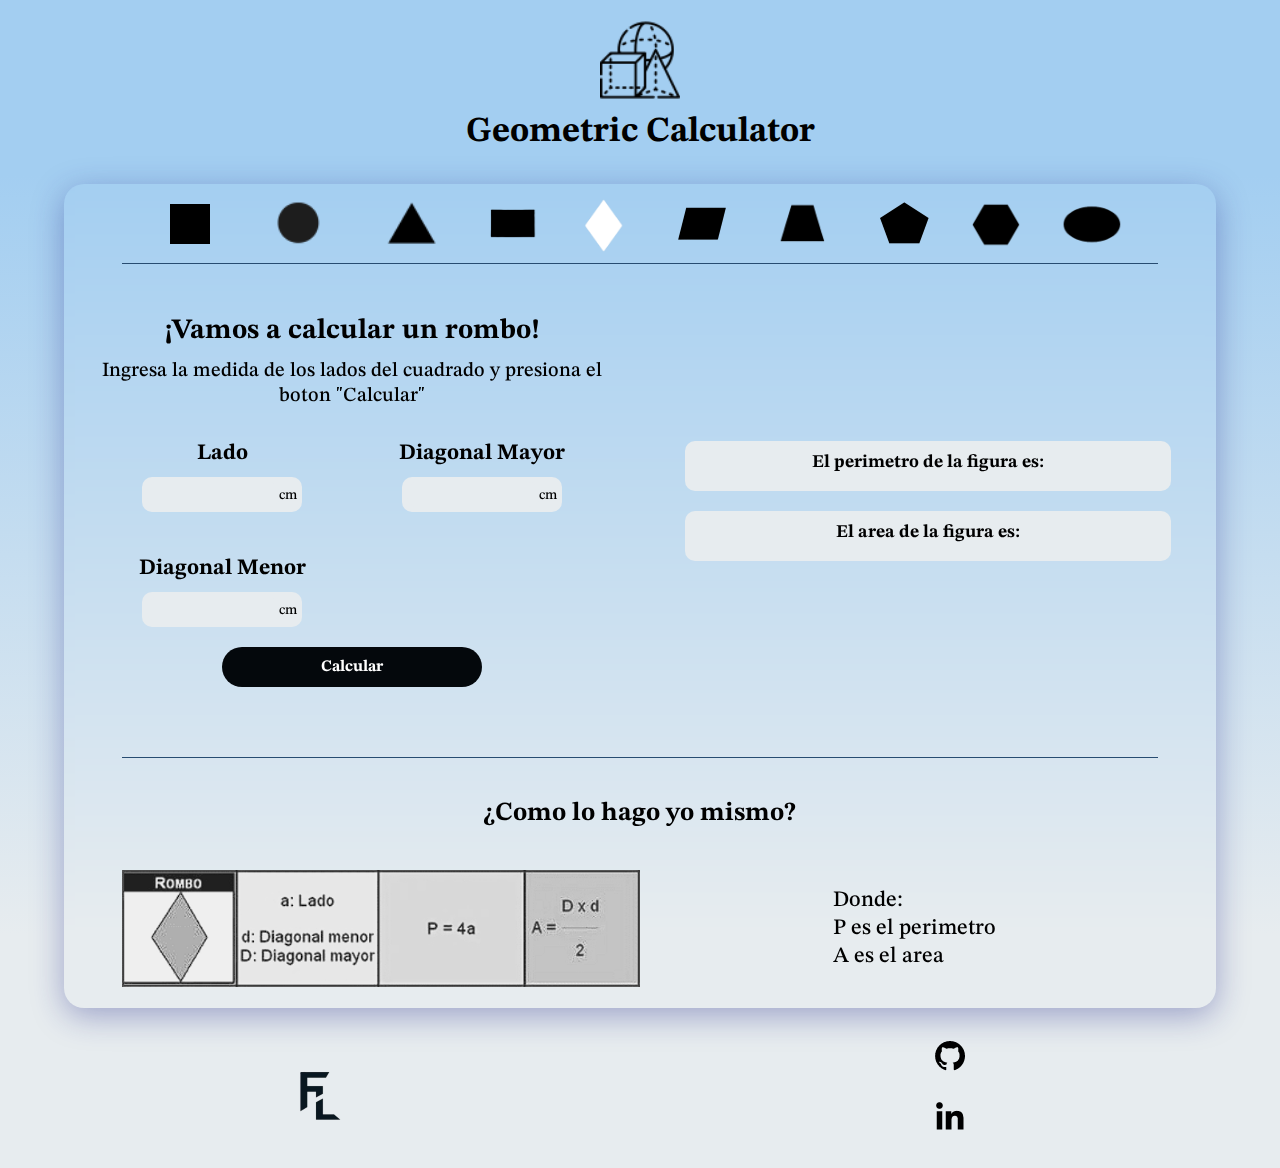
<file: rhombus.html>
<!DOCTYPE html>
<html lang="en">

<head>
    <meta charset="UTF-8">
    <meta http-equiv="X-UA-Compatible" content="IE=edge">
    <meta name="viewport" content="width=device-width, initial-scale=1.0">
    <link rel="preload" href="css/style.css">
    <link rel="stylesheet" href="css/style.css">
    <link rel="preconnect" href="https://fonts.googleapis.com">
    <link rel="preconnect" href="https://fonts.gstatic.com" crossorigin>
    <link href="https://fonts.googleapis.com/css2?family=STIX+Two+Text:ital,wght@1,500;1,700&display=swap"
        rel="stylesheet">
    <link rel="icon" href="assets/images/geometry.png">
    <title>Geometric Calculator</title>
</head>

<body>
    <!-- HEADER -->
    <header class="header">
        <div class="calculator_logo-container">
            <img src="assets/images/geometry3.png" alt="Geometric calculator logo">
            <h1>Geometric Calculator</h1>
        </div>
    </header>

    <!-- MAIN CONTENT -->
    <main class="main_container">

        <div class="calculator_container">

            <!-- FIGURES SELECTION -->
            <section class="figures_container">
                <div class="square_figure ">
                    <a href="index.html">
                        <div class="figure_background">
                            <img src="assets/images/square_black.png" alt="square">
                        </div>
                    </a>
                </div>
                <div class="circle_figure ">
                    <a href="circle.html">
                        <div class="figure_background">
                            <img src="assets/images/circle_black.png" alt="circle">
                        </div>
                    </a>
                </div>
                <div class="triangle_figure ">
                    <a href="triangle.html">
                        <div class="figure_background">
                            <img src="assets/images/triangle_black.png" alt="triangle">
                        </div>
                    </a>
                </div>

                <div class="rectangle_figure ">
                    <a href="rectangle.html">
                        <div class="figure_background">
                            <img src="assets/images/rectangle_black.png" alt=" rectangle">
                        </div>
                    </a>
                </div>

                <div class="rhombus_figure ">
                    <a href="rhombus.html">
                        <div class="figure_background">
                            <img src="assets/images/rhombus_white.png" alt=" rhombus">
                        </div>
                    </a>
                </div>

                <div class="rhomboid_figure ">
                    <a href="rhomboid.html">
                        <div class="figure_background">
                            <img src="assets/images/rhomboid_black.png" alt=" rhomboid">
                        </div>
                    </a>
                </div>

                <div class="trapeze_figure ">
                    <a href="trapeze.html">
                        <div class="figure_background">
                            <img src="assets/images/trapeze_black.png" alt=" trapeze">
                        </div>
                    </a>
                </div>

                <div class="pentagon_figure ">
                    <a href="pentagon.html">
                        <div class="figure_background">
                            <img src="assets/images/pentagon_black.png" alt=" pentagon">
                        </div>
                    </a>
                </div>

                <div class="hexagon_figure ">
                    <a href="hexagon.html">
                        <div class="figure_background">
                            <img src="assets/images/hexagon_black.png" alt=" hexagon">
                        </div>
                    </a>
                </div>

                <div class="ellipse_figure ">
                    <a href="ellipse.html">
                        <div class="figure_background">
                            <img src="assets/images/ellipse_black.png" alt=" ellipse">
                        </div>
                    </a>
                </div>
            </section>

            <!-- USER VALUES -->
            <div class="user_values_result_grid">
                <section class="user_values_container">
                    <form class="values_form rhombus_grid" action="">
                        <div class="values_form_info-rhombus">
                            <h2>¡Vamos a calcular un rombo!</h2>
                            <p>Ingresa la medida de los lados del cuadrado y
                                presiona el boton "Calcular"</p>
                        </div>
                        <div class="figure_value">
                            <label for="">Lado</label>
                            <div class="units">
                                <input type="number" name="ladoRombo" id="inputLadoRombo">
                                <span>cm</span>
                            </div>
                        </div>

                        <div class="figure_value">
                            <label for="">Diagonal Mayor</label>
                            <div class="units">
                                <input type="number" name="diagonalMayorRombo" id="inputDiagonalMayorRombo">
                                <span>cm</span>
                            </div>
                        </div>

                        <div class="figure_value">
                            <label for="">Diagonal Menor</label>
                            <div class="units">
                                <input type="number" name="diagonalMenorRombo" id="inputDiagonalMenorRombo">
                                <span>cm</span>
                            </div>
                        </div>
                        <button type="button" class="btn-result" onclick="calcularRombo()">Calcular</button>
                    </form>
                </section>

                <!-- RESULTS -->
                <section class="results_container">
                    <div class="result">
                        <p>El perimetro de la figura es:</p>
                        <p id="resultadoPerimetro"></p>
                    </div>
                    <div class="result">
                        <p>El area de la figura es:</p>
                        <p id="resultadoArea"></p>
                    </div>
                </section>
            </div>

            <!-- HOW DO IT -->
            <section class="how_do_it_container">
                <div class="how_do_it_info">
                    <h2>
                        ¿Como lo hago yo mismo?
                    </h2>
                    <div class="how_do_it_img">
                        <img src="assets/images/rhombus_equation.png" alt="rhombus equation">
                    </div>
                    <p>Donde: <br> P es el perimetro <br> A es el area
                    </p>
                </div>
            </section>
        </div>
    </main>

    <!-- FOOTER -->
    <footer class="footer">
        <div class="fl_logo">
            <a href="https://felipel12.github.io/My_portfolio/#"><img src="assets/icons/fl_logo_black.png"
                    alt="fl Code logo"></a>
        </div>

        <div class="footer_social_media">
            <div>
                <a href="https://github.com/FelipeL12"><img src="assets/icons/github-logo-black.png" alt="Git Hub"></a>
            </div>
            <div>
                <a href="https://www.linkedin.com/in/felipe-lozada-a50969206/"><img
                        src="assets/icons/linkedin-logo-black.png" alt="Linkedin"></a>
            </div>
        </div>
    </footer>
    <script src="index.js"></script>
</body>

</html>
</file>
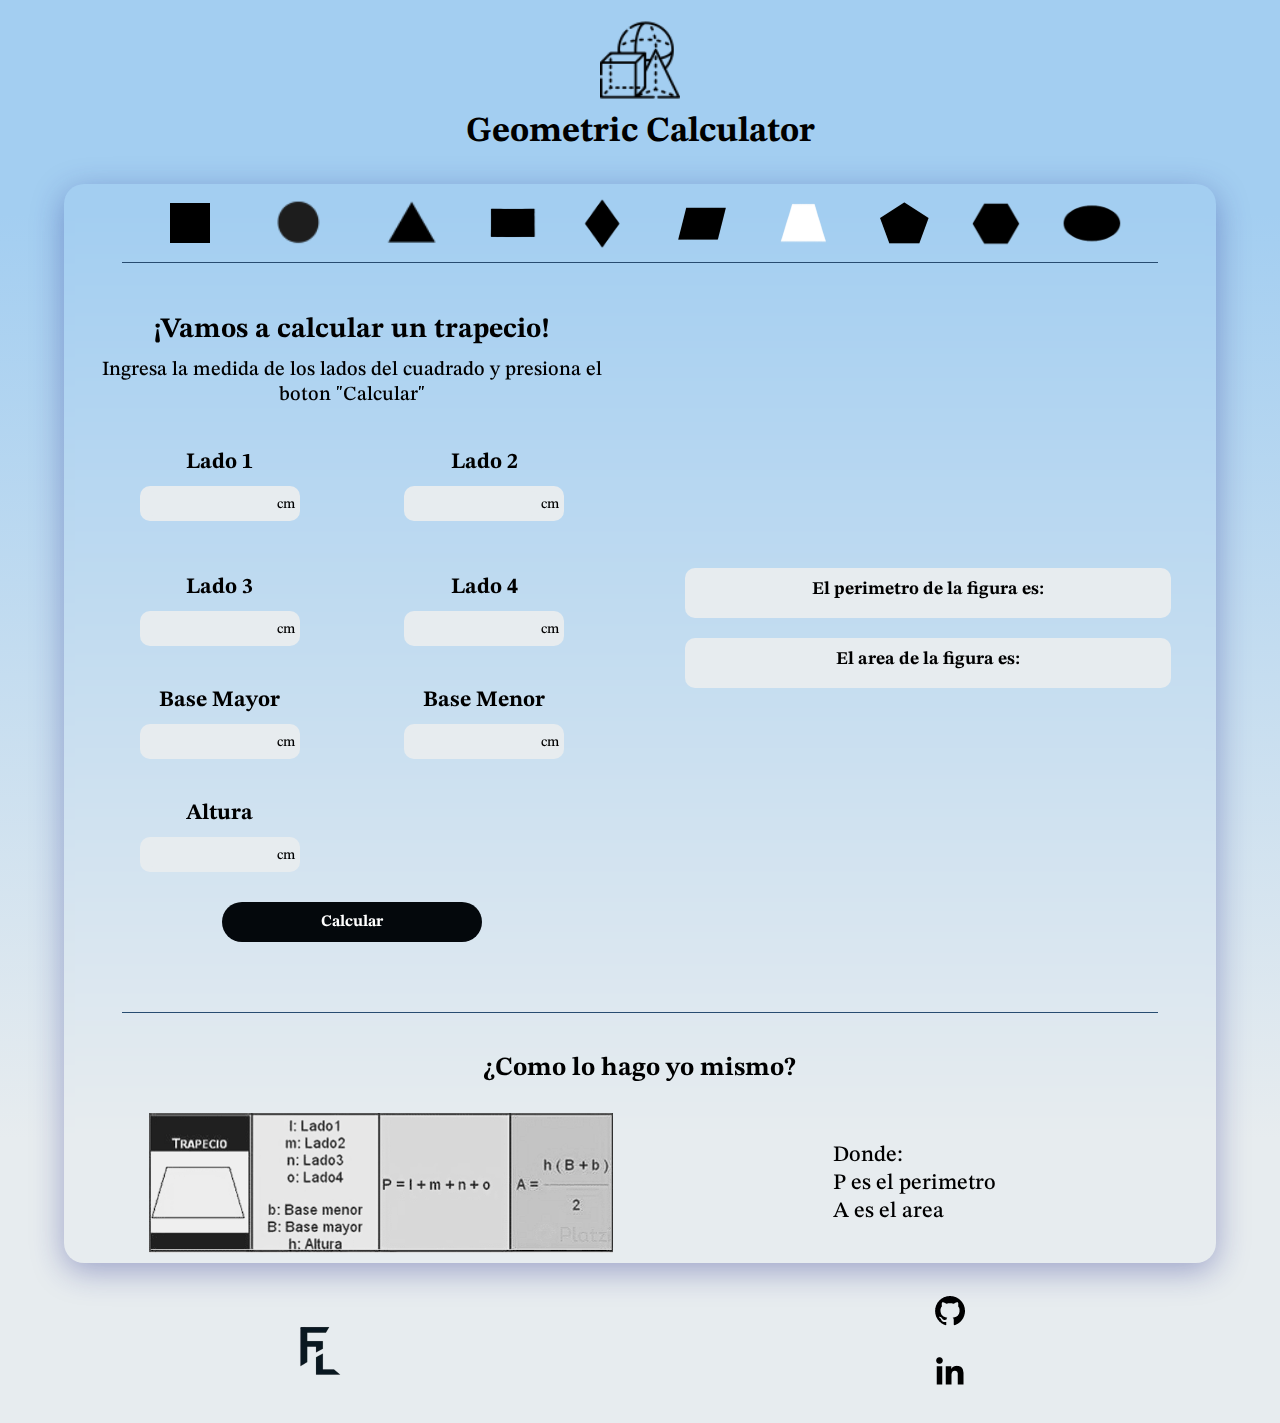
<file: trapeze.html>
<!DOCTYPE html>
<html lang="en">

<head>
    <meta charset="UTF-8">
    <meta http-equiv="X-UA-Compatible" content="IE=edge">
    <meta name="viewport" content="width=device-width, initial-scale=1.0">
    <link rel="preload" href="css/style.css">
    <link rel="stylesheet" href="css/style.css">
    <link rel="preconnect" href="https://fonts.googleapis.com">
    <link rel="preconnect" href="https://fonts.gstatic.com" crossorigin>
    <link href="https://fonts.googleapis.com/css2?family=STIX+Two+Text:ital,wght@1,500;1,700&display=swap"
        rel="stylesheet">
    <link rel="icon" href="assets/images/geometry.png">
    <title>Geometric Calculator</title>
</head>

<body>
    <!-- HEADER -->
    <header class="header">
        <div class="calculator_logo-container">
            <img src="assets/images/geometry3.png" alt="Geometric calculator logo">
            <h1>Geometric Calculator</h1>
        </div>
    </header>

    <!-- MAIN CONTENT -->
    <main class="main_container">

        <div class="calculator_container">

            <!-- FIGURES SELECTION -->
            <section class="figures_container">
                <div class="square_figure ">
                    <a href="index.html">
                        <div class="figure_background">
                            <img src="assets/images/square_black.png" alt="square">
                        </div>
                    </a>
                </div>
                <div class="circle_figure ">
                    <a href="circle.html">
                        <div class="figure_background">
                            <img src="assets/images/circle_black.png" alt="circle">
                        </div>
                    </a>
                </div>
                <div class="triangle_figure ">
                    <a href="triangle.html">
                        <div class="figure_background">
                            <img src="assets/images/triangle_black.png" alt="triangle">
                        </div>
                    </a>
                </div>

                <div class="rectangle_figure ">
                    <a href="rectangle.html">
                        <div class="figure_background">
                            <img src="assets/images/rectangle_black.png" alt=" rectangle">
                        </div>
                    </a>
                </div>

                <div class="rhombus_figure ">
                    <a href="rhombus.html">
                        <div class="figure_background">
                            <img src="assets/images/rhombus_black.png" alt=" rhombus">
                        </div>
                    </a>
                </div>

                <div class="rhomboid_figure ">
                    <a href="rhomboid.html">
                        <div class="figure_background">
                            <img src="assets/images/rhomboid_black.png" alt=" rhomboid">
                        </div>
                    </a>
                </div>

                <div class="trapeze_figure ">
                    <a href="trapeze.html">
                        <div class="figure_background">
                            <img src="assets/images/trapeze_white.png" alt=" trapeze">
                        </div>
                    </a>
                </div>

                <div class="pentagon_figure ">
                    <a href="pentagon.html">
                        <div class="figure_background">
                            <img src="assets/images/pentagon_black.png" alt=" pentagon">
                        </div>
                    </a>
                </div>

                <div class="hexagon_figure ">
                    <a href="hexagon.html">
                        <div class="figure_background">
                            <img src="assets/images/hexagon_black.png" alt=" hexagon">
                        </div>
                    </a>
                </div>

                <div class="ellipse_figure ">
                    <a href="ellipse.html">
                        <div class="figure_background">
                            <img src="assets/images/ellipse_black.png" alt=" ellipse">
                        </div>
                    </a>
                </div>
            </section>

            <!-- USER VALUES -->
            <div class="user_values_result_grid">
                <section class="user_values_container">
                    <form class="values_form trapeze_grid" action="">
                        <div class="values_form_info-trapeze">
                            <h2>¡Vamos a calcular un trapecio!</h2>
                            <p>Ingresa la medida de los lados del cuadrado y
                                presiona el boton "Calcular"</p>
                        </div>
                        <div class="figure_value">
                            <label for="">Lado 1</label>
                            <div class="units">
                                <input type="number" name="Lado1Trapecio" id="inputLado1Trapecio">
                                <span>cm</span>
                            </div>
                        </div>

                        <div class="figure_value">
                            <label for="">Lado 2</label>
                            <div class="units">
                                <input type="number" name="Lado2Trapecio" id="inputLado2Trapecio">
                                <span>cm</span>
                            </div>
                        </div>

                        <div class="figure_value">
                            <label for="">Lado 3</label>
                            <div class="units">
                                <input type="number" name="Lado3Trapecio" id="inputLado3Trapecio">
                                <span>cm</span>
                            </div>
                        </div>

                        <div class="figure_value">
                            <label for="">Lado 4</label>
                            <div class="units">
                                <input type="number" name="Lado4Trapecio" id="inputLado4Trapecio">
                                <span>cm</span>
                            </div>
                        </div>

                        <div class="figure_value">
                            <label for="">Base Mayor</label>
                            <div class="units">
                                <input type="number" name="BaseMayorTrapecio" id="inputBaseMayorTrapecio">
                                <span>cm</span>
                            </div>
                        </div>

                        <div class="figure_value">
                            <label for="">Base Menor</label>
                            <div class="units">
                                <input type="number" name="BaseMenorTrapecio" id="inputBaseMenorTrapecio">
                                <span>cm</span>
                            </div>
                        </div>

                        <div class="figure_value">
                            <label for="">Altura</label>
                            <div class="units">
                                <input type="number" name="alturaTrapecio" id="inputAlturaTrapecio">
                                <span>cm</span>
                            </div>
                        </div>
                        <button type="button" class="btn-result" onclick="calcularTrapecio()">Calcular</button>
                    </form>
                </section>

                <!-- RESULTS -->
                <section class="results_container">
                    <div class="result">
                        <p>El perimetro de la figura es:</p>
                        <p id="resultadoPerimetro"></p>
                    </div>
                    <div class="result">
                        <p>El area de la figura es:</p>
                        <p id="resultadoArea"></p>
                    </div>
                </section>
            </div>

            <!-- HOW DO IT -->
            <section class="how_do_it_container">
                <div class="how_do_it_info">
                    <h2>
                        ¿Como lo hago yo mismo?
                    </h2>
                    <div class="how_do_it_img">
                        <img src="assets/images/trapeze_equation.png" alt="trapeze equation">
                    </div>
                    <p>Donde: <br> P es el perimetro <br> A es el area
                    </p>
                </div>
            </section>
        </div>
    </main>

    <!-- FOOTER -->
    <footer class="footer">
        <div class="fl_logo">
            <a href="https://felipel12.github.io/My_portfolio/#"><img src="assets/icons/fl_logo_black.png"
                    alt="fl Code logo"></a>
        </div>

        <div class="footer_social_media">
            <div>
                <a href="https://github.com/FelipeL12"><img src="assets/icons/github-logo-black.png" alt="Git Hub"></a>
            </div>
            <div>
                <a href="https://www.linkedin.com/in/felipe-lozada-a50969206/"><img
                        src="assets/icons/linkedin-logo-black.png" alt="Linkedin"></a>
            </div>
        </div>
    </footer>
    <script src="index.js"></script>
</body>

</html>
</file>
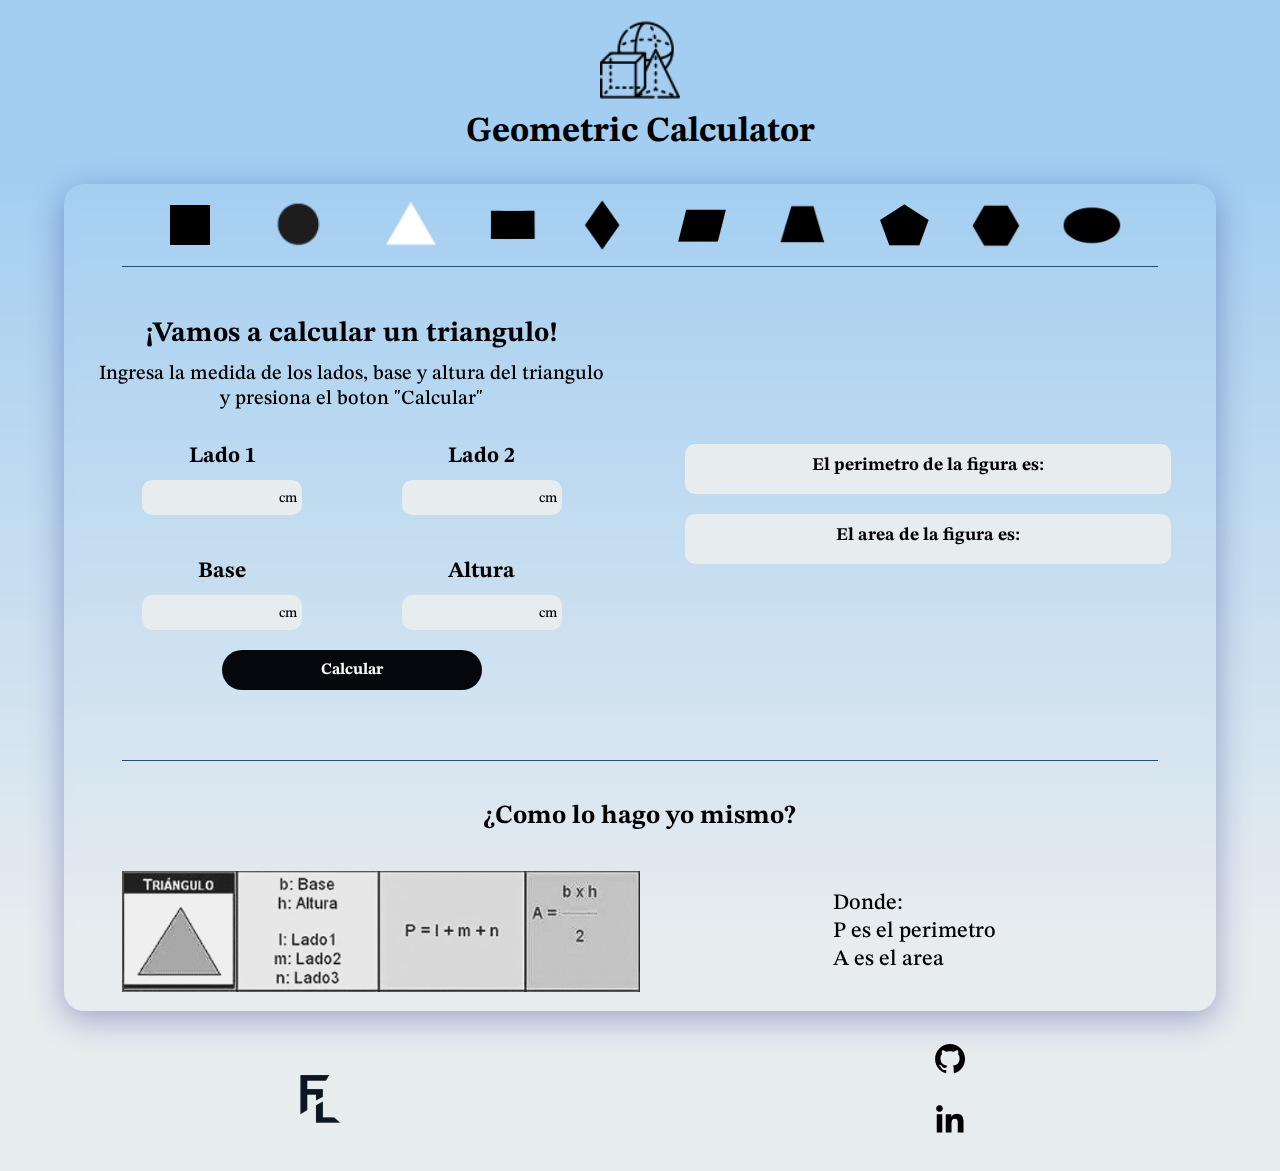
<file: triangle.html>
<!DOCTYPE html>
<html lang="en">

<head>
    <meta charset="UTF-8">
    <meta http-equiv="X-UA-Compatible" content="IE=edge">
    <meta name="viewport" content="width=device-width, initial-scale=1.0">
    <link rel="preload" href="css/style.css">
    <link rel="stylesheet" href="css/style.css">
    <link rel="preconnect" href="https://fonts.googleapis.com">
    <link rel="preconnect" href="https://fonts.gstatic.com" crossorigin>
    <link href="https://fonts.googleapis.com/css2?family=STIX+Two+Text:ital,wght@1,500;1,700&display=swap"
        rel="stylesheet">
    <link rel="icon" href="assets/images/geometry.png">
    <title>Geometric Calculator</title>
</head>

<body>
    <!-- HEADER -->
    <header class="header">
        <div class="calculator_logo-container">
            <img src="assets/images/geometry3.png" alt="Geometric calculator logo">
            <h1>Geometric Calculator</h1>
        </div>
    </header>

    <!-- MAIN CONTENT -->
    <main class="main_container">

        <div class="calculator_container">

            <!-- FIGURES SELECTION -->
            <section class="figures_container">
                <div class="square_figure ">
                    <a href="index.html">
                        <div class="figure_background">
                            <img src="assets/images/square_black.png" alt="square">
                        </div>
                    </a>
                </div>
                <div class="circle_figure ">
                    <a href="circle.html">
                        <div class="figure_background">
                            <img src="assets/images/circle_black.png" alt="circle">
                        </div>
                    </a>
                </div>
                <div class="triangle_figure ">
                    <a href="triangle.html">
                        <div class="figure_background">
                            <img src="assets/images/triangle_white.png" alt="triangle">
                        </div>
                    </a>
                </div>

                <div class="rectangle_figure ">
                    <a href="rectangle.html">
                        <div class="figure_background">
                            <img src="assets/images/rectangle_black.png" alt=" rectangle">
                        </div>
                    </a>
                </div>

                <div class="rhombus_figure ">
                    <a href="rhombus.html">
                        <div class="figure_background">
                            <img src="assets/images/rhombus_black.png" alt=" rhombus">
                        </div>
                    </a>
                </div>

                <div class="rhomboid_figure ">
                    <a href="rhomboid.html">
                        <div class="figure_background">
                            <img src="assets/images/rhomboid_black.png" alt=" rhomboid">
                        </div>
                    </a>
                </div>

                <div class="trapeze_figure ">
                    <a href="trapeze.html">
                        <div class="figure_background">
                            <img src="assets/images/trapeze_black.png" alt=" trapeze">
                        </div>
                    </a>
                </div>

                <div class="pentagon_figure ">
                    <a href="pentagon.html">
                        <div class="figure_background">
                            <img src="assets/images/pentagon_black.png" alt=" pentagon">
                        </div>
                    </a>
                </div>

                <div class="hexagon_figure ">
                    <a href="hexagon.html">
                        <div class="figure_background">
                            <img src="assets/images/hexagon_black.png" alt=" hexagon">
                        </div>
                    </a>
                </div>

                <div class="ellipse_figure ">
                    <a href="ellipse.html">
                        <div class="figure_background">
                            <img src="assets/images/ellipse_black.png" alt=" ellipse">
                        </div>
                    </a>
                </div>
            </section>

            <!-- USER VALUES -->
            <div class="user_values_result_grid">
                <section class="user_values_container">
                    <form class="values_form triangle_grid" action="">
                        <div class="values_form_info-triangle">
                            <h2>¡Vamos a calcular un triangulo!</h2>
                            <p>Ingresa la medida de los lados, base y altura del triangulo y
                                presiona el boton "Calcular"</p>
                        </div>
                        <div class="figure_value">
                            <label for="">Lado 1</label>
                            <div class="units"><input type="number" name="lado2Triangulo" id="inputLado1Triangulo">
                                <span>cm</span>
                            </div>
                        </div>
                        <div class=" figure_value">
                            <label for="">Lado 2</label>
                            <div class="units">
                                <input type="number" name="lado2Triangulo" id="inputLado2Triangulo">
                                <span>cm</span>
                            </div>
                        </div>
                        <div class=" figure_value">
                            <label for="">Base</label>
                            <div class="units">
                                <input type="number" name="baseTriangulo" id="inputBaseTriangulo">
                                <span>cm</span>
                            </div>
                        </div>
                        <div class=" figure_value">
                            <label for="">Altura</label>
                            <div class="units">
                                <input type="number" name="alturaTriangulo" id="inputAlturaTriangulo">
                                <span>cm</span>
                            </div>
                        </div>
                        <button type="button" class="btn-result" onclick="calcularTriangulo()">Calcular</button>
                    </form>
                </section>

                <!-- RESULTS -->
                <section class="results_container">
                    <div class="result">
                        <p>El perimetro de la figura es:</p>
                        <p id="resultadoPerimetro"></p>
                    </div>
                    <div class="result">
                        <p>El area de la figura es:</p>
                        <p id="resultadoArea"></p>
                    </div>
                </section>
            </div>

            <!-- HOW DO IT -->
            <section class="how_do_it_container">
                <div class="how_do_it_info">
                    <h2>
                        ¿Como lo hago yo mismo?
                    </h2>
                    <div class="how_do_it_img">
                        <img src="assets/images/triangle_equation.png" alt="triangle equation">
                    </div>
                    <p>Donde: <br> P es el perimetro <br> A es el area
                    </p>
                </div>
            </section>
        </div>
    </main>

    <!-- FOOTER -->
    <footer class="footer">
        <div class="fl_logo">
            <a href="https://felipel12.github.io/My_portfolio/#"><img src="assets/icons/fl_logo_black.png"
                    alt="fl Code Logo"></a>
        </div>

        <div class="footer_social_media">
            <div>
                <a href="https://github.com/FelipeL12"><img src="assets/icons/github-logo-black.png" alt="Git Hub"></a>
            </div>
            <div>
                <a href="https://www.linkedin.com/in/felipe-lozada-a50969206/"><img
                        src="assets/icons/linkedin-logo-black.png" alt="Linkedin"></a>
            </div>
        </div>
    </footer>
    <script src="index.js"></script>
</body>

</html>
</file>
<file: css/style.css>
/* GLOBAL */

* {
    padding: 0;
    margin: 0;
}

:root {
    --color_light_gray: #E7ECEF;
    --color_light_blue: #6096BA;
    --color_dark_blue: #274C71;
    --color_very_ligth_blue: #A3CEF1;
    --color_white: #ffffff;
    --color_black: #04080c;
}

html {
    font-size: 62.5%;
    box-sizing: border-box;

}

body {
    font-size: 16px;
    font-family: 'STIX Two Text', serif;
    /* background: linear-gradient(0deg, rgba(163, 206, 241, 1) 40%, rgba(231, 236, 239, 1) 100%); */
    background: linear-gradient(0deg, rgba(231, 236, 239, 1) 20%, rgba(163, 206, 241, 1) 85%);

}


/* UTILITIES */

.grid {
    display: grid;
}

.flex {
    display: flex;
}


/* HEADER */

.header {
    width: 100%;
    display: flex;
    flex-direction: column;
    justify-content: center;
    align-items: center;
    padding-top: 3rem;
}

.calculator_logo-container {
    display: flex;
    flex-direction: column;
    justify-content: center;
    align-items: center;
    width: 25rem;
    padding-bottom: 3rem;
}

.calculator_logo-container img {
    padding-bottom: 1rem;
}

.calculator_logo-container h1 {
    font-size: 2.8rem;
    font-weight: 700;
    text-align: center;
}

/* MAIN CONTENT */

.main_container {
    width: 100%;

}

.calculator_container {
    width: 90%;
    height: auto;
    margin: 0 auto;

    /* border: solid var(--color_calculator_button) 0.1rem; */
    border-radius: 2rem;
    box-shadow: 0 8px 32px 0 rgba(31, 38, 135, 0.37);
    backdrop-filter: blur(5px);
    border: none;
}

/* FIGURES */

.figures_container {
    width: 90%;
    margin: 0 auto;
    padding-top: 1rem;
    padding-bottom: 1rem;
    display: flex;
    flex-wrap: wrap;
    gap: 0.5rem;
    justify-content: space-evenly;
    align-items: center;
    border-bottom: solid var(--color_dark_blue) 0.1rem;
}

/* SQUARE */
.square_figure {
    width: 5.5rem;
}

.square_figure img {
    width: 3.2rem;
}

.square_figure img:hover {
    transform: rotateZ(180deg);
    transition: 1s;
}

/* CIRCLE */
.circle_figure {}

.circle_figure img {
    width: 6rem;
}

.circle_figure img:hover {
    transform: rotateX(360deg);
    transition: 2s;
}

/* TRIANGLE */
.triangle_figure img {
    width: 6rem;
}

.triangle_figure img:hover {
    transform: rotateY(360deg);
    transition: 2s;
}

/* RECTANGLE */
.rectangle_figure img {
    width: 5.2rem;
}

.rectangle_figure img:hover {
    transform: rotateZ(360deg);
    transition: 2s;
}


/* RHOMBUS */
.rhombus_figure {
    margin-right: 1rem;
}

.rhombus_figure img {
    width: 4.5rem;
}

.rhombus_figure img:hover {
    transform: rotateY(360deg);
    transition: 2s;
}

/* RHOMBOID */
.rhomboid_figure {
    margin-right: 1rem;
}

.rhomboid_figure img:hover {
    transform: rotateX(360deg);
    transition: 2s;
}

/* TRAPEZE */
.trapeze_figure {
    margin-right: 1rem;
}

.trapeze_figure img:hover {
    transform: rotateZ(360deg);
    transition: 2s;
}

/* PENTAGON */
.pentagon_figure img:hover {
    transform: rotateX(360deg);
    transition: 2s;
}

/* HEXAGON */
.hexagon_figure img {
    width: 5rem;
}

.hexagon_figure img:hover {
    transform: rotateZ(360deg);
    transition: 2s;
}

/* ELLIPSE */

.ellipse_figure img {
    width: 6rem;
}

.ellipse_figure img:hover {
    transform: rotateX(360deg);
    transition: 2s;
}

.figure_background {
    display: flex;
    flex-direction: column;
    justify-content: center;
    align-items: center;
}

/* RECTANGLE */


/* FORM CONTENT */

.user_values_container {
    width: 90%;
    margin: 0 auto;
    padding-top: 3rem;
    display: flex;
    align-items: center;
    justify-content: center;
}

.values_form {
    text-align: center;
    padding-bottom: 2rem;

}

.values_form h2 {
    padding-bottom: 1rem;
    font-size: 2rem;
    font-weight: 700;
}

.values_form p {
    padding-bottom: 2rem;
    font-size: 1.6rem;
    font-weight: 500;
}

.figure_value {
    display: flex;
    flex-direction: column;
    padding-top: 1rem;
    padding-bottom: 2rem;
}

.figure_value label {
    padding-bottom: 1rem;
    font-size: 1.8rem;
    font-weight: 700;
}

.units {
    width: 15rem;
    margin: 0 auto;
    display: flex;
    justify-content: center;
    align-items: center;
    padding: 0.5rem;
    border: none;
    border-radius: 1rem;
    background: var(--color_light_gray);
}

.units input {
    width: 100%;
    padding: 0.5rem;
    border: none;
    border-radius: 1rem;
    background-color: var(--color_light_gray);
}

.units span {
    font-size: 1.4rem;
    font-weight: 500;
}

/* BUTTON RESULT */

.btn-result {
    padding: 1rem;
    border: none;
    border-radius: 2rem;
    font-size: 1.6rem;
    font-weight: 700;
    color: var(--color_white);
    background: var(--color_black);
    font-family: 'STIX Two Text', serif;
}

.btn-result:hover {
    background: var(--color_white);
    color: var(--color_black);
}

/* RESULT CONTENT */

.results_container {
    width: 90%;
    display: flex;
    flex-direction: column;
    gap: 1rem;
    margin: 0 auto;
    padding-top: 1rem;
    padding-bottom: 2rem;
}

.result {
    width: 90%;
    margin: 0 auto;
    padding: 1rem;
    border: none;
    border-radius: 1rem;
    background: var(--color_light_gray);
}

.result :nth-child(1) {
    text-align: center;
    font-size: 1.4rem;
    font-weight: 700;
}

.result :nth-child(2) {
    padding-top: 0.7rem;
    font-size: 1.5rem;
    font-weight: 700;
    text-align: center;
}

/* HOW DO IT CONTENT */

.how_do_it_container {
    width: 90%;
    margin: 0 auto;
    padding-top: 3rem;
    padding-bottom: 1rem;
    border-top: solid var(--color_dark_blue) 0.1rem;
}

.how_do_it_info {}

.how_do_it_info h2 {
    text-align: center;
    font-size: 2rem;
    font-weight: 700;
    padding-bottom: 2rem;
}

.how_do_it_img {
    display: flex;
    align-items: center;
    justify-content: center;
}

.how_do_it_img img {
    width: 100%;
    height: 11rem;
    object-fit: contain;
}

.how_do_it_info p {
    font-size: 1.6rem;
    font-weight: 500;
}

/* FOOTER */

.footer {
    width: 100%;
    display: flex;
    padding-top: 3rem;
    padding-bottom: 1rem;
    justify-content: space-around;
    align-items: center;
}

.footer_social_media {
    display: flex;
    flex-direction: column;
    justify-content: space-evenly;
}

/* MEDIA TABLET */

@media (min-width: 760px) {

    .triangle_grid {
        display: grid;
        grid: 1fr 1fr / 1fr 1fr;
    }

    .values_form_info-triangle {
        grid-column: 1 / 3;
        grid-row: 1/ 2;
    }

    .rectangle_grid {
        display: grid;
        grid: 1fr 1fr / 1fr 1fr;
    }

    .values_form_info-rectangle {
        grid-column: 1 / 3;
        grid-row: 1/2;
    }

    .rhombus_grid {
        display: grid;
        grid: 1fr 1fr /1fr 1fr;
    }

    .values_form_info-rhombus {
        grid-column: 1 / 3;
        grid-row: 1/ 2;
    }

    .trapeze_grid {
        display: grid;
        grid: 1fr 1fr / 1fr 1fr;
        gap: 1rem;
        justify-content: center;
    }

    .values_form_info-trapeze {
        grid-column: 1 /3;
        grid-row: 1/2;
    }

    .trapeze_grid .btn-result {
        grid-column: 1/3;
        grid-row: 6 /7;
    }

    .btn-result {
        grid-column: 1 / 3;
        grid-row: 4 / 5;
        padding: 1rem;
        width: 50%;
        margin: 0 auto;
    }

    .how_do_it_img {
        margin-bottom: 2rem;
    }

    .how_do_it_img img {
        height: 12rem;
    }

}

/* MEDIA LAPTOPS AND DESKTOPS */

@media (min-width: 1020px) {

    /* HEADER */

    .header {
        padding-top: 2rem;
    }

    .calculator_logo-container {
        width: 35rem;
    }

    .calculator_logo-container img {
        width: 8rem;
    }

    .calculator_logo-container h1 {
        font-size: 3.5rem;
    }

    /* MAIN CONTENT */

    .user_values_result_grid {
        display: grid;
        grid: 1fr 1fr / 1fr 1fr;
    }

    /* FIGURES  */

    .square_figure {
        width: 6.5rem;
    }

    .square_figure img {
        width: 4rem;
    }

    .circle_figure img {
        width: 7rem;
    }

    .triangle_figure img {
        width: 7rem;
    }

    /* FORM CONTENT */

    .user_values_container {
        grid-column: 1 / 2;
        grid-row: 1 / 3;
        justify-content: center;
        padding-top: 5rem;
        padding-bottom: 5rem;
        align-items: center;
    }

    .values_form h2 {
        font-size: 2.8rem;
    }

    .values_form p {
        font-size: 2rem;
    }

    .figure_value label {
        font-size: 2.2rem;
    }

    /* RESULT CONTENT */

    .results_container {
        grid-column: 2 / 3;
        grid-row: 1 / 3;
        justify-content: center;
        align-items: center;
    }

    .result {
        margin-bottom: 1rem;
    }

    .result :nth-child(1) {
        font-size: 1.8rem;
    }

    .result :nth-child(2) {
        font-size: 1.8rem;
    }

    /* HOW DO IT CONTENT */

    .how_do_it_info {
        display: grid;
        grid: 0.5fr 1fr / 1fr 1fr;
        justify-content: center;
        align-items: center;
    }

    .how_do_it_info h2 {
        grid-column: 1 / 3;
        grid-row: 1 / 2;
        font-size: 2.6rem;
    }

    .how_do_it_img {
        grid-column: 1 / 2;
        grid-row: 2 / 3;
        width: 100%;
        margin-bottom: 0;
    }

    .how_do_it_img img {
        height: 14rem;
    }

    .how_do_it_info p {
        grid-column: 2 / 3;
        grid-row: 2 / 3;
        justify-self: center;
        font-size: 2.2rem;
        padding-left: 3rem;
    }

}
</file>
